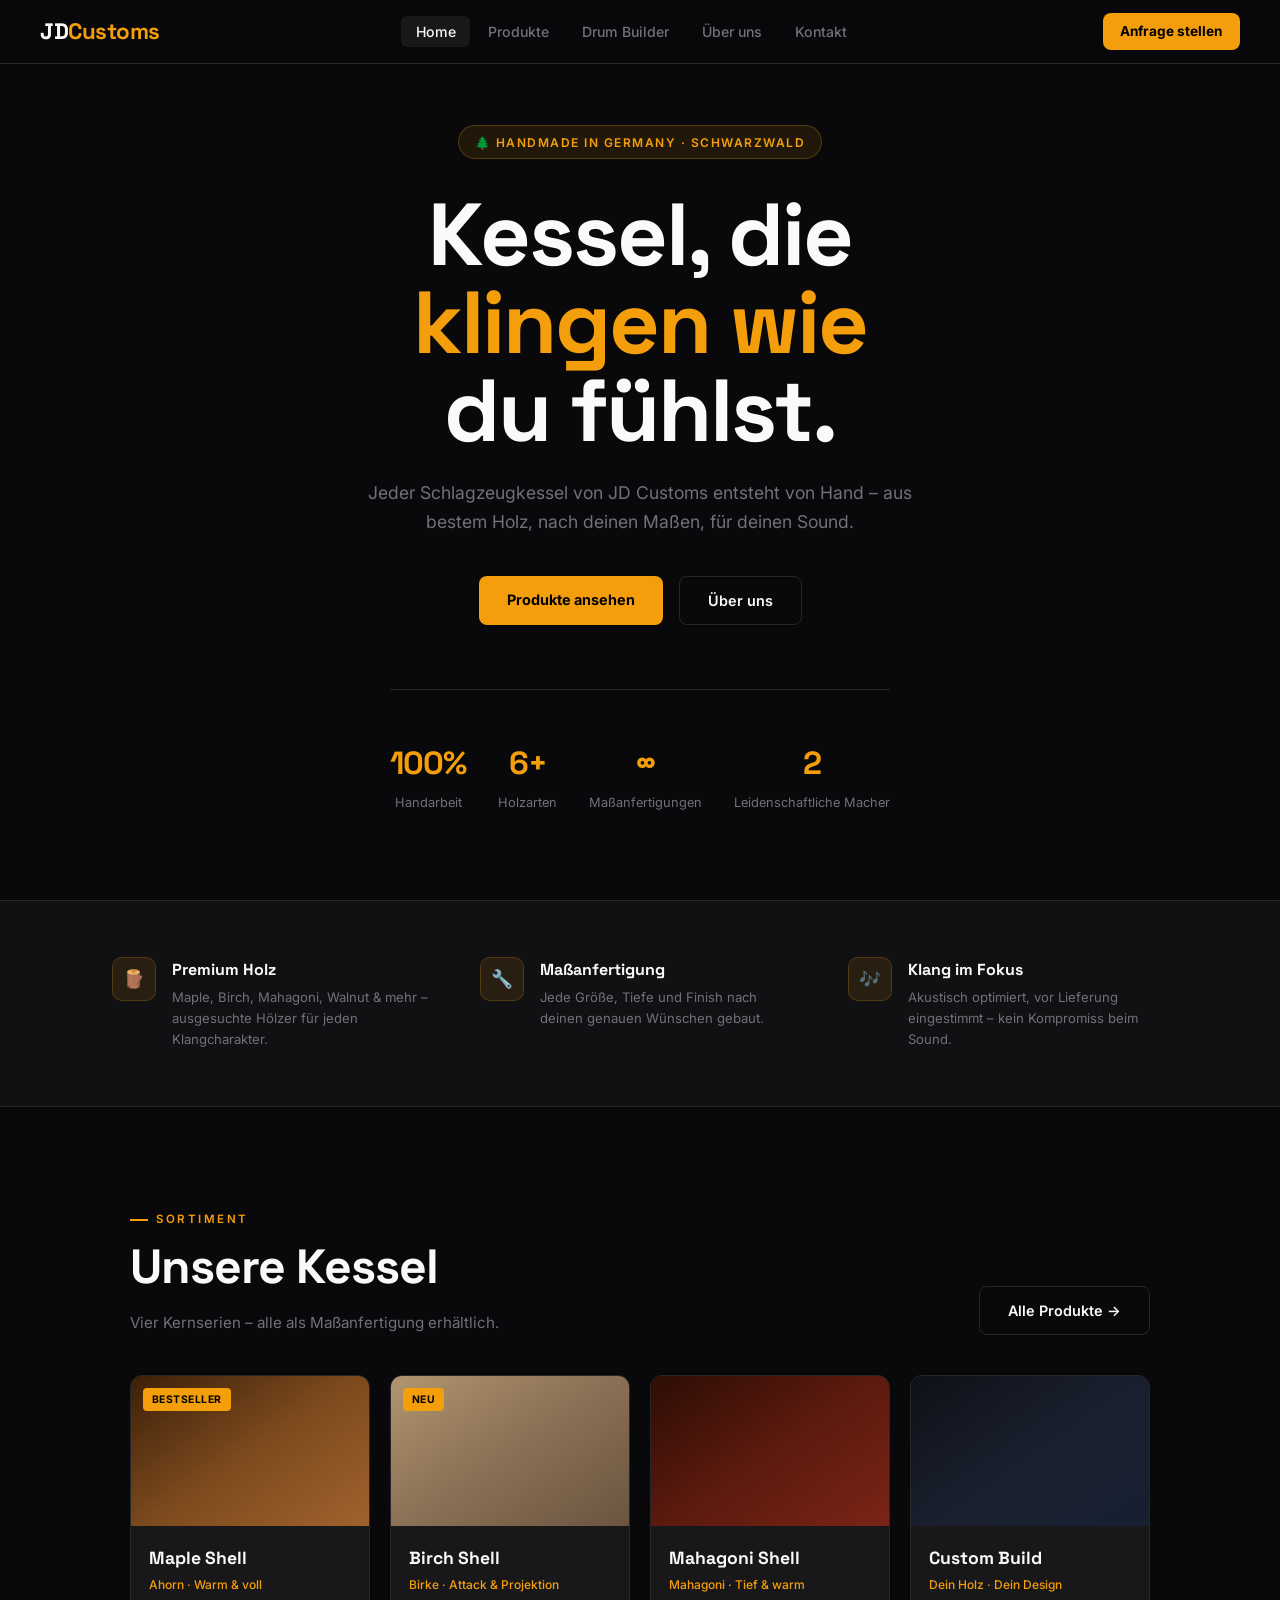
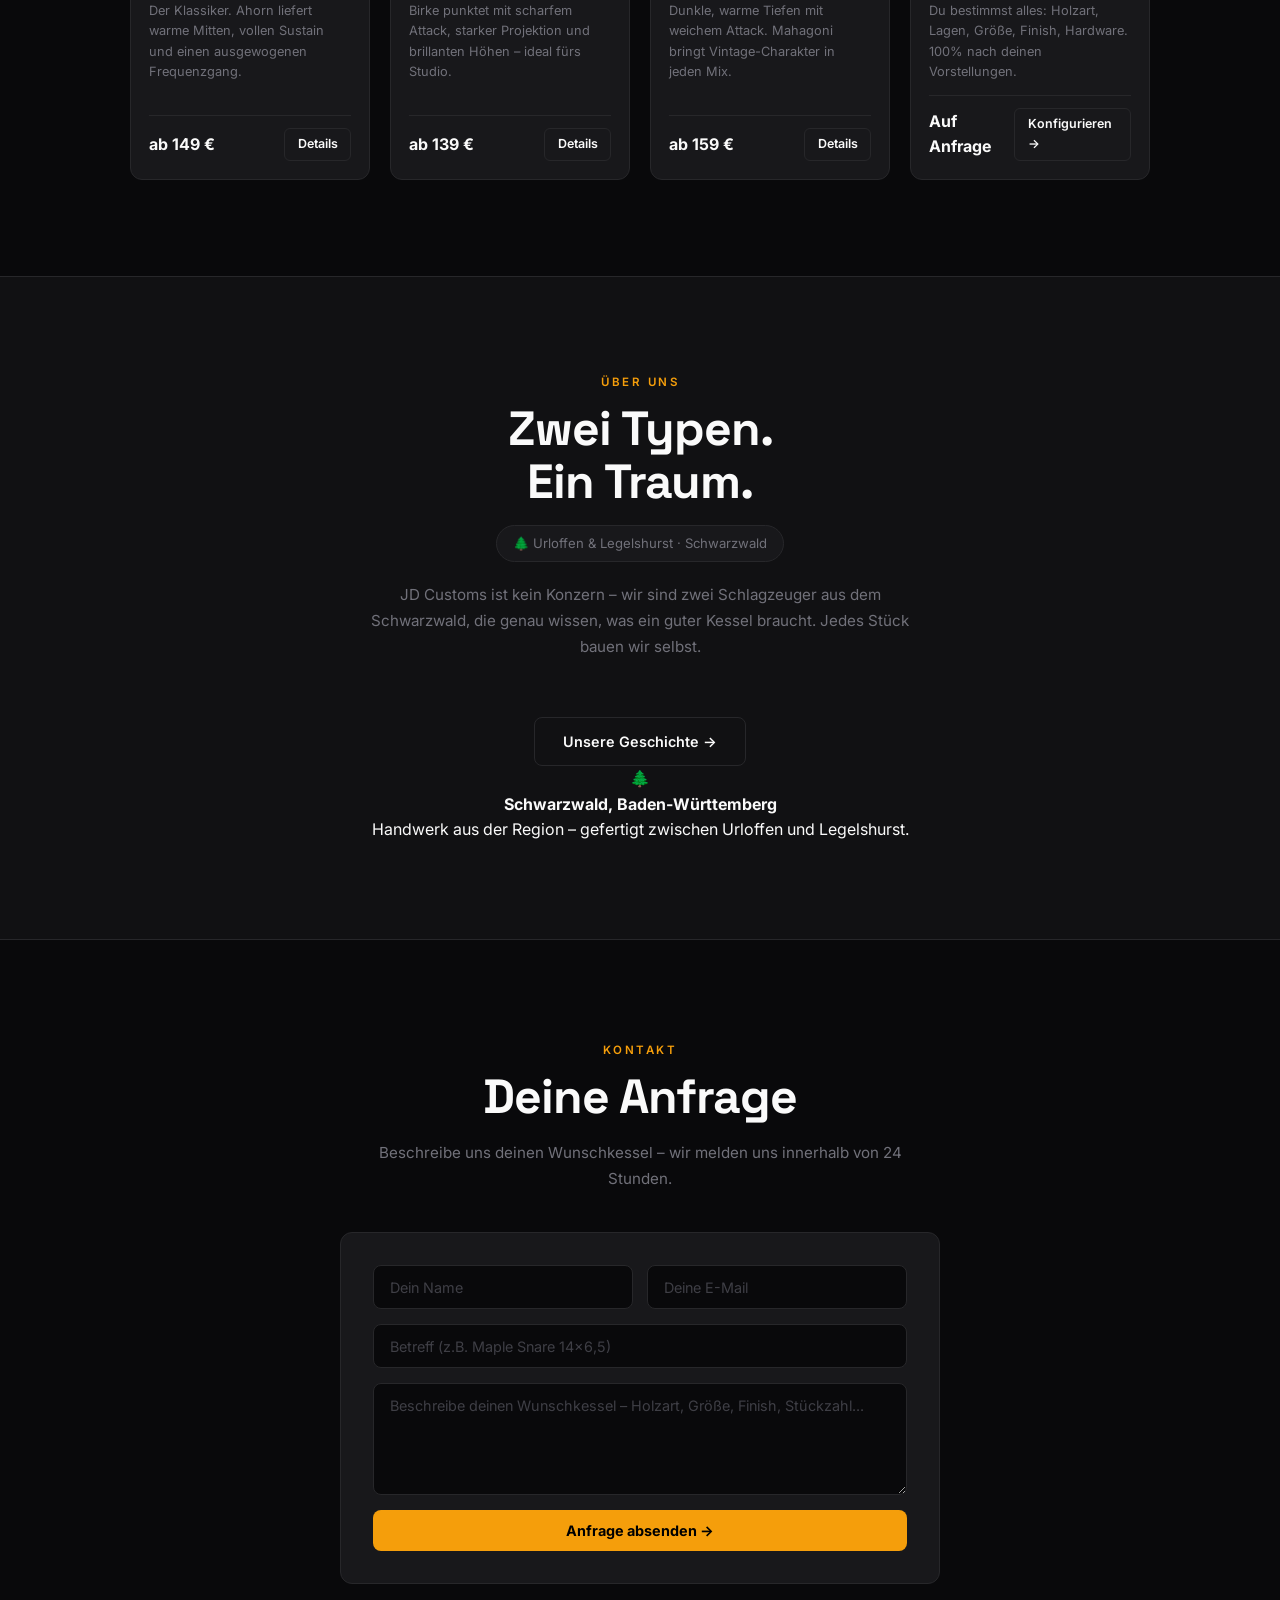
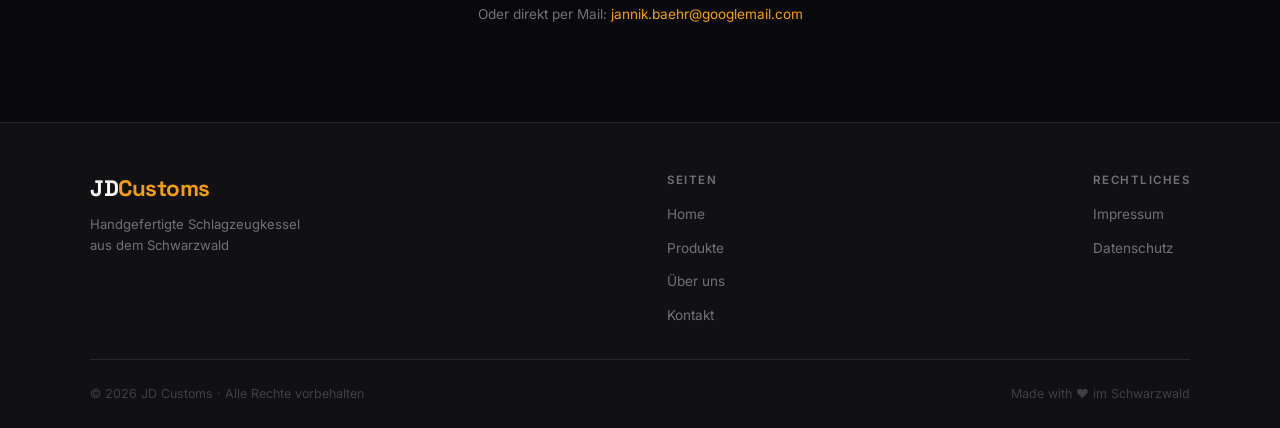
<file: index.html>
<!DOCTYPE html>
<html lang="de">
<head>
  <meta charset="UTF-8" />
  <meta name="viewport" content="width=device-width, initial-scale=1.0" />
  <title>JD Customs – Handgefertigte Schlagzeugkessel</title>
  <link rel="stylesheet" href="style.css" />
  <link href="https://fonts.googleapis.com/css2?family=Space+Grotesk:wght@400;500;600;700;800&family=Inter:wght@400;500;600&display=swap" rel="stylesheet" />
</head>
<body>

  <!-- NAVBAR -->
  <header>
    <nav class="navbar">
      <a href="index.html" class="logo">JD<span>Customs</span></a>
      <ul class="nav-links">
        <li><a href="index.html" class="active">Home</a></li>
        <li><a href="produkte.html">Produkte</a></li>
        <li><a href="builder.html">Drum Builder</a></li>
        <li><a href="ueber-uns.html">Über uns</a></li>
        <li><a href="#kontakt">Kontakt</a></li>
      </ul>
      <a href="#kontakt" class="btn-primary nav-cta">Anfrage stellen</a>
    </nav>
  </header>

  <!-- HERO -->
  <section id="home" class="hero">
    <div class="hero-tag">🌲 Handmade in Germany · Schwarzwald</div>
    <h1>Kessel, die<br /><em>klingen wie</em><br />du fühlst.</h1>
    <p>Jeder Schlagzeugkessel von JD Customs entsteht von Hand – aus bestem Holz, nach deinen Maßen, für deinen Sound.</p>
    <div class="hero-btns">
      <a href="produkte.html" class="btn-primary">Produkte ansehen</a>
      <a href="ueber-uns.html" class="btn-outline">Über uns</a>
    </div>
    <div class="hero-stats">
      <div class="hero-stat"><span class="num">100%</span><span class="lbl">Handarbeit</span></div>
      <div class="hero-stat"><span class="num">6+</span><span class="lbl">Holzarten</span></div>
      <div class="hero-stat"><span class="num">∞</span><span class="lbl">Maßanfertigungen</span></div>
      <div class="hero-stat"><span class="num">2</span><span class="lbl">Leidenschaftliche Macher</span></div>
    </div>
  </section>

  <!-- FEATURES -->
  <div class="features-strip">
    <div class="features-inner">
      <div class="feat">
        <div class="feat-icon">🪵</div>
        <div>
          <h3>Premium Holz</h3>
          <p>Maple, Birch, Mahagoni, Walnut & mehr – ausgesuchte Hölzer für jeden Klangcharakter.</p>
        </div>
      </div>
      <div class="feat">
        <div class="feat-icon">🔧</div>
        <div>
          <h3>Maßanfertigung</h3>
          <p>Jede Größe, Tiefe und Finish nach deinen genauen Wünschen gebaut.</p>
        </div>
      </div>
      <div class="feat">
        <div class="feat-icon">🎶</div>
        <div>
          <h3>Klang im Fokus</h3>
          <p>Akustisch optimiert, vor Lieferung eingestimmt – kein Kompromiss beim Sound.</p>
        </div>
      </div>
    </div>
  </div>

  <!-- PRODUKT TEASER -->
  <section class="teaser">
    <div class="teaser-header">
      <div>
        <div class="section-label">Sortiment</div>
        <h2 class="section-title">Unsere Kessel</h2>
        <p class="section-sub">Vier Kernserien – alle als Maßanfertigung erhältlich.</p>
      </div>
      <a href="produkte.html" class="btn-outline">Alle Produkte →</a>
    </div>
    <div class="produkte-grid">

      <div class="produkt-card">
        <div class="produkt-visual maple">
          <span class="produkt-badge">Bestseller</span>
        </div>
        <div class="produkt-body">
          <h3>Maple Shell</h3>
          <p class="produkt-holz">Ahorn · Warm & voll</p>
          <p class="produkt-info-text">Der Klassiker. Ahorn liefert warme Mitten, vollen Sustain und einen ausgewogenen Frequenzgang.</p>
          <div class="produkt-footer">
            <span class="produkt-preis">ab 149 €</span>
            <a href="produkte.html" class="btn-klein">Details</a>
          </div>
        </div>
      </div>

      <div class="produkt-card">
        <div class="produkt-visual birch">
          <span class="produkt-badge">Neu</span>
        </div>
        <div class="produkt-body">
          <h3>Birch Shell</h3>
          <p class="produkt-holz">Birke · Attack & Projektion</p>
          <p class="produkt-info-text">Birke punktet mit scharfem Attack, starker Projektion und brillanten Höhen – ideal fürs Studio.</p>
          <div class="produkt-footer">
            <span class="produkt-preis">ab 139 €</span>
            <a href="produkte.html" class="btn-klein">Details</a>
          </div>
        </div>
      </div>

      <div class="produkt-card">
        <div class="produkt-visual mahagoni"></div>
        <div class="produkt-body">
          <h3>Mahagoni Shell</h3>
          <p class="produkt-holz">Mahagoni · Tief & warm</p>
          <p class="produkt-info-text">Dunkle, warme Tiefen mit weichem Attack. Mahagoni bringt Vintage-Charakter in jeden Mix.</p>
          <div class="produkt-footer">
            <span class="produkt-preis">ab 159 €</span>
            <a href="produkte.html" class="btn-klein">Details</a>
          </div>
        </div>
      </div>

      <div class="produkt-card">
        <div class="produkt-visual custom"></div>
        <div class="produkt-body">
          <h3>Custom Build</h3>
          <p class="produkt-holz">Dein Holz · Dein Design</p>
          <p class="produkt-info-text">Du bestimmst alles: Holzart, Lagen, Größe, Finish, Hardware. 100% nach deinen Vorstellungen.</p>
          <div class="produkt-footer">
            <span class="produkt-preis">Auf Anfrage</span>
            <a href="builder.html" class="btn-klein">Konfigurieren →</a>
          </div>
        </div>
      </div>

    </div>
  </section>

  <!-- ÜBER UNS TEASER -->
  <div class="ueber-teaser">
    <div class="ueber-teaser-inner">
      <div class="ueber-teaser-text">
        <div class="section-label">Über uns</div>
        <h2 class="section-title">Zwei Typen.<br />Ein Traum.</h2>
        <div class="region-pill">🌲 Urloffen & Legelshurst · Schwarzwald</div>
        <p class="section-sub">JD Customs ist kein Konzern – wir sind zwei Schlagzeuger aus dem Schwarzwald, die genau wissen, was ein guter Kessel braucht. Jedes Stück bauen wir selbst.</p>
        <br />
        <a href="ueber-uns.html" class="btn-outline">Unsere Geschichte →</a>
      </div>
      <div class="map-card">
        <span class="map-emoji">🌲</span>
        <h4>Schwarzwald, Baden-Württemberg</h4>
        <p>Handwerk aus der Region – gefertigt zwischen Urloffen und Legelshurst.</p>
      </div>
    </div>
  </div>

  <!-- KONTAKT -->
  <section id="kontakt" class="kontakt-section">
    <div class="section-label">Kontakt</div>
    <h2 class="section-title">Deine Anfrage</h2>
    <p class="section-sub">Beschreibe uns deinen Wunschkessel – wir melden uns innerhalb von 24 Stunden.</p>

    <form class="kontakt-form" action="https://formspree.io/f/mnjlqaqv" method="POST">
      <div class="form-row">
        <input type="text" name="name" placeholder="Dein Name" required />
        <input type="email" name="email" placeholder="Deine E-Mail" required />
      </div>
      <input type="text" name="betreff" placeholder="Betreff (z.B. Maple Snare 14×6,5)" />
      <textarea name="nachricht" rows="5" placeholder="Beschreibe deinen Wunschkessel – Holzart, Größe, Finish, Stückzahl..." required></textarea>
      <button type="submit" class="btn-primary">Anfrage absenden →</button>
    </form>
    <p class="kontakt-alt">Oder direkt per Mail: <a href="mailto:jannik.baehr@googlemail.com">jannik.baehr@googlemail.com</a></p>
  </section>

  <!-- FOOTER -->
  <footer>
    <div class="footer-inner">
      <div class="footer-brand">
        <a href="index.html" class="logo">JD<span>Customs</span></a>
        <p>Handgefertigte Schlagzeugkessel<br />aus dem Schwarzwald</p>
      </div>
      <div class="footer-nav">
        <h4>Seiten</h4>
        <ul>
          <li><a href="index.html">Home</a></li>
          <li><a href="produkte.html">Produkte</a></li>
          <li><a href="ueber-uns.html">Über uns</a></li>
          <li><a href="#kontakt">Kontakt</a></li>
        </ul>
      </div>
      <div class="footer-nav">
        <h4>Rechtliches</h4>
        <ul>
          <li><a href="#">Impressum</a></li>
          <li><a href="#">Datenschutz</a></li>
        </ul>
      </div>
    </div>
    <div class="footer-bottom">
      <span>© 2026 JD Customs · Alle Rechte vorbehalten</span>
      <span>Made with ♥ im Schwarzwald</span>
    </div>
  </footer>

</body>
</html>
</file>
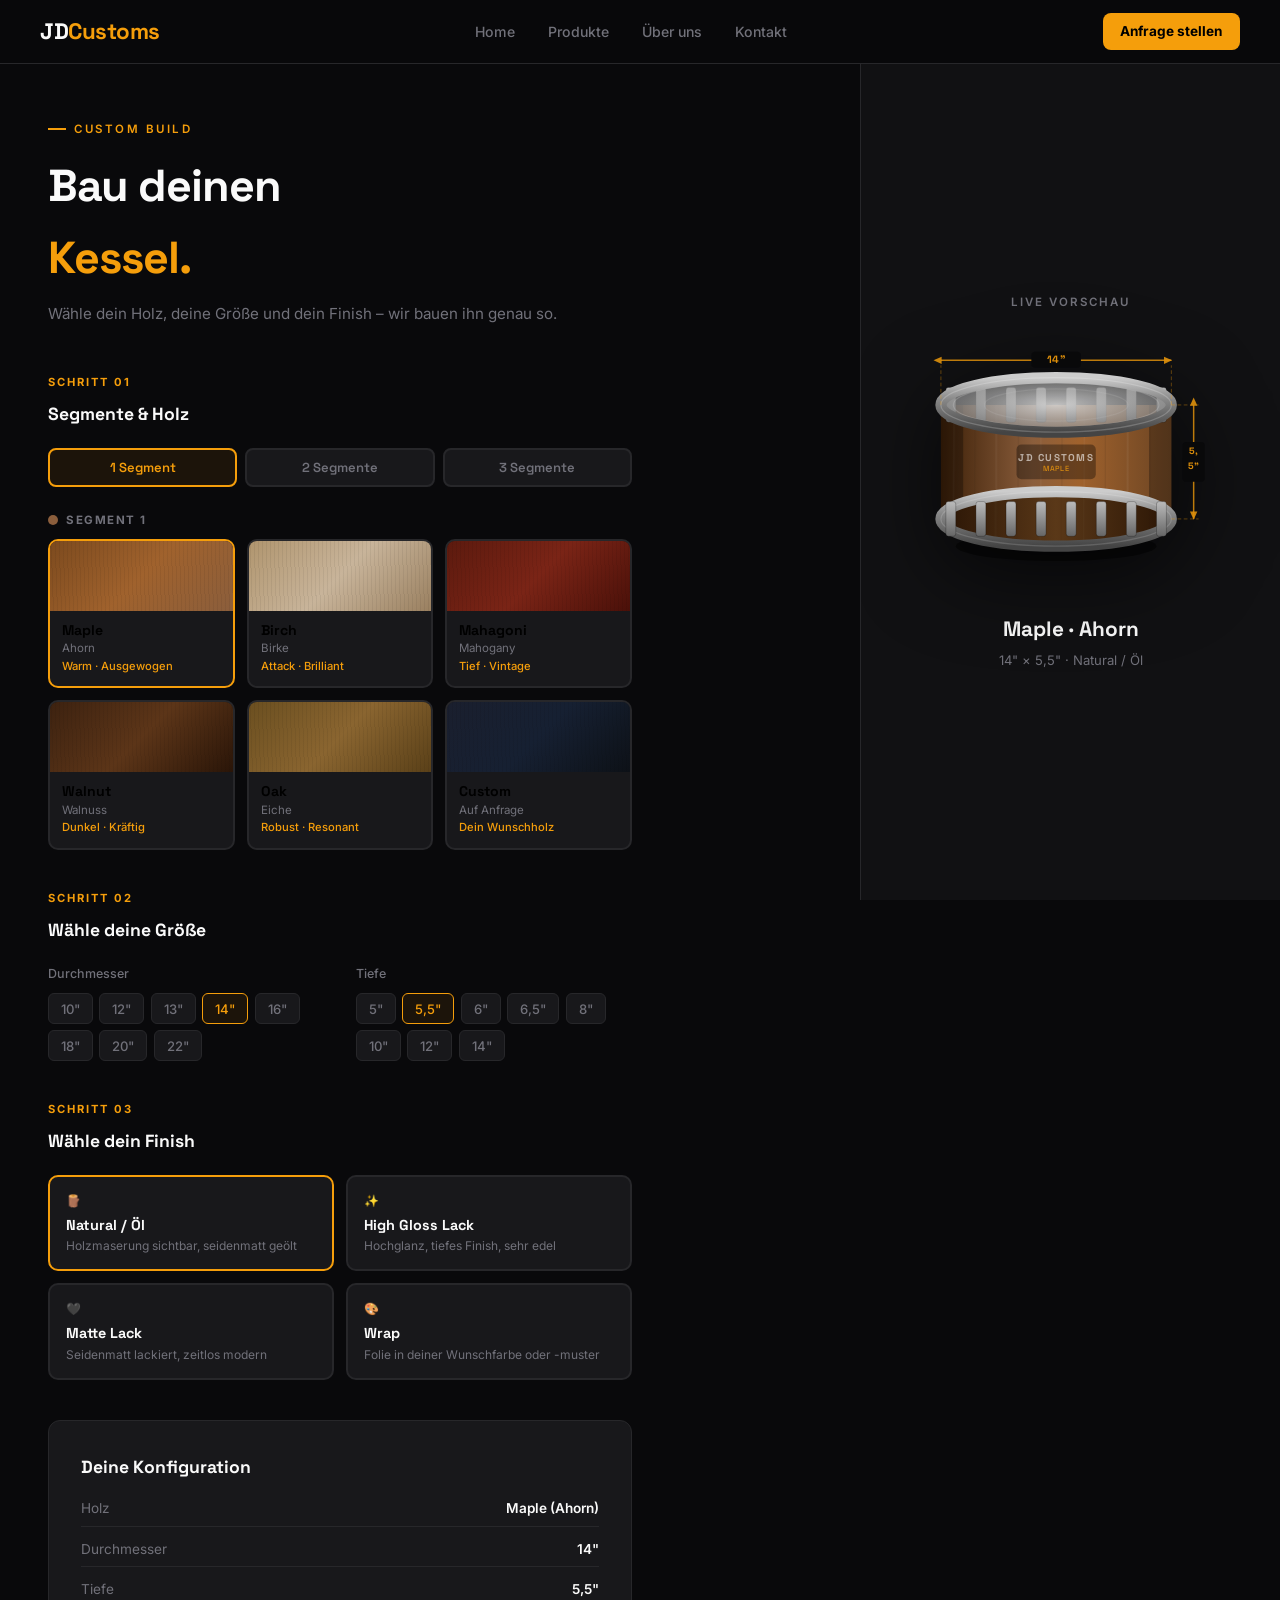
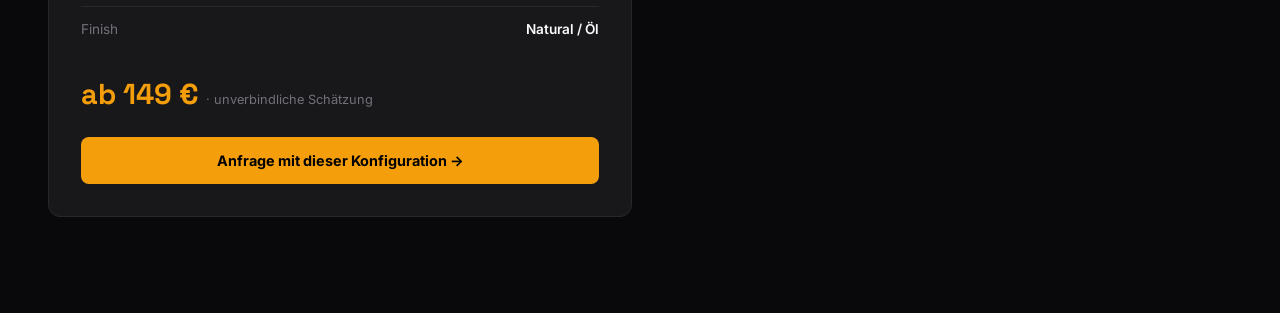
<file: builder.html>
<!DOCTYPE html>
<html lang="de">
<head>
  <meta charset="UTF-8" />
  <meta name="viewport" content="width=device-width, initial-scale=1.0" />
  <title>Drum Builder – JD Customs</title>
  <link rel="stylesheet" href="style.css" />
  <link href="https://fonts.googleapis.com/css2?family=Space+Grotesk:wght@400;500;600;700;800&family=Inter:wght@400;500;600&display=swap" rel="stylesheet" />
  <style>
    /* ── BUILDER LAYOUT ── */
    .builder-page {
      padding-top: 64px;
      min-height: 100vh;
      display: grid;
      grid-template-columns: 1fr 420px;
    }

    /* ── LEFT: CONFIG PANEL ── */
    .builder-config {
      padding: 3rem 3rem 6rem;
      max-width: 680px;
    }

    .builder-heading {
      margin-bottom: 3rem;
    }
    .builder-heading h1 {
      font-family: var(--font-h);
      font-size: clamp(2rem, 4vw, 2.8rem);
      font-weight: 800;
      letter-spacing: -1px;
      margin-bottom: 0.5rem;
    }
    .builder-heading p {
      color: var(--muted);
      font-size: 0.95rem;
    }

    .builder-step {
      margin-bottom: 2.5rem;
    }
    .step-label {
      font-size: 0.7rem;
      font-weight: 700;
      letter-spacing: 2px;
      text-transform: uppercase;
      color: var(--gold);
      margin-bottom: 0.5rem;
      display: block;
    }
    .step-title {
      font-family: var(--font-h);
      font-size: 1.1rem;
      font-weight: 700;
      margin-bottom: 1.25rem;
    }

    /* ── SEGMENT TOGGLE ── */
    .seg-toggle {
      display: flex;
      gap: 0.5rem;
      margin-bottom: 1.5rem;
    }
    .seg-btn {
      flex: 1;
      background: var(--card);
      border: 2px solid var(--border);
      color: var(--muted);
      padding: 0.55rem 0.5rem;
      border-radius: 8px;
      font-size: 0.82rem;
      font-weight: 600;
      cursor: pointer;
      transition: all 0.15s;
      font-family: var(--font-h);
    }
    .seg-btn:hover { border-color: var(--subtle); color: var(--white); }
    .seg-btn.selected { border-color: var(--gold); color: var(--gold); background: rgba(245,158,11,0.08); }

    .seg-section { margin-bottom: 1.25rem; }
    .seg-section.hidden { display: none; }
    .seg-section-label {
      font-size: 0.72rem;
      font-weight: 700;
      letter-spacing: 1.5px;
      text-transform: uppercase;
      color: var(--muted);
      margin-bottom: 0.6rem;
      display: flex;
      align-items: center;
      gap: 0.5rem;
    }
    .seg-color-dot {
      width: 10px; height: 10px;
      border-radius: 50%;
      flex-shrink: 0;
    }

    /* ── WOOD SELECTOR ── */
    .wood-grid {
      display: grid;
      grid-template-columns: repeat(3, 1fr);
      gap: 0.75rem;
    }

    .wood-btn {
      background: var(--card);
      border: 2px solid var(--border);
      border-radius: 10px;
      padding: 0;
      cursor: pointer;
      transition: border-color 0.15s, transform 0.1s;
      overflow: hidden;
      text-align: left;
      font-family: var(--font-b);
    }
    .wood-btn:hover { border-color: var(--subtle); transform: translateY(-1px); }
    .wood-btn.selected { border-color: var(--gold); }

    .wood-swatch {
      height: 70px;
      width: 100%;
      position: relative;
    }
    .wood-swatch::after {
      content: '';
      position: absolute;
      inset: 0;
      background: repeating-linear-gradient(
        88deg,
        transparent,
        transparent 3px,
        rgba(0,0,0,0.06) 3px,
        rgba(0,0,0,0.06) 4px
      );
    }
    .swatch-maple    { background: linear-gradient(135deg, #7c4a1e, #a0622d, #8B5E3C); }
    .swatch-birch    { background: linear-gradient(135deg, #b0956e, #c8b49a, #9a8060); }
    .swatch-mahagoni { background: linear-gradient(135deg, #5c1a0e, #7a2416, #4a1009); }
    .swatch-walnut   { background: linear-gradient(135deg, #3d2210, #5c3518, #2a1508); }
    .swatch-oak      { background: linear-gradient(135deg, #6b4f20, #8a6530, #5a4018); }
    .swatch-custom   { background: linear-gradient(135deg, #1a1f2e, #162032, #0d1117); }

    .wood-info { padding: 0.65rem 0.75rem; }
    .wood-info strong {
      display: block;
      font-size: 0.88rem;
      font-weight: 700;
      font-family: var(--font-h);
      margin-bottom: 0.15rem;
    }
    .wood-info span {
      font-size: 0.72rem;
      color: var(--muted);
      display: block;
      margin-bottom: 0.2rem;
    }
    .wood-info .wood-char {
      font-size: 0.7rem;
      color: var(--gold);
      font-weight: 500;
    }

    /* ── SIZE SELECTOR ── */
    .size-row {
      display: flex;
      gap: 2rem;
      flex-wrap: wrap;
    }
    .size-group { flex: 1; min-width: 180px; }
    .size-group label {
      display: block;
      font-size: 0.78rem;
      color: var(--muted);
      margin-bottom: 0.6rem;
      font-weight: 500;
    }
    .size-options {
      display: flex;
      flex-wrap: wrap;
      gap: 0.4rem;
    }
    .size-btn {
      background: var(--card);
      border: 1px solid var(--border);
      color: var(--muted);
      padding: 0.4rem 0.75rem;
      border-radius: 6px;
      font-size: 0.82rem;
      font-weight: 500;
      cursor: pointer;
      transition: all 0.15s;
      font-family: var(--font-b);
    }
    .size-btn:hover { border-color: var(--subtle); color: var(--white); }
    .size-btn.selected { border-color: var(--gold); color: var(--gold); background: rgba(245,158,11,0.08); }

    /* ── FINISH SELECTOR ── */
    .finish-grid {
      display: grid;
      grid-template-columns: repeat(2, 1fr);
      gap: 0.75rem;
    }
    .finish-btn {
      background: var(--card);
      border: 2px solid var(--border);
      border-radius: 10px;
      padding: 1rem;
      cursor: pointer;
      text-align: left;
      font-family: var(--font-b);
      transition: border-color 0.15s;
    }
    .finish-btn:hover { border-color: var(--subtle); }
    .finish-btn.selected { border-color: var(--gold); }
    .finish-icon { font-size: 1.3rem; margin-bottom: 0.5rem; display: block; }
    .finish-btn strong {
      display: block;
      font-size: 0.9rem;
      font-weight: 700;
      font-family: var(--font-h);
      color: var(--white);
      margin-bottom: 0.2rem;
    }
    .finish-btn span {
      font-size: 0.75rem;
      color: var(--muted);
    }

    /* ── CTA ── */
    .builder-cta {
      background: var(--card);
      border: 1px solid var(--border);
      border-radius: 12px;
      padding: 2rem;
      margin-top: 1rem;
    }
    .builder-cta h3 {
      font-family: var(--font-h);
      font-size: 1.1rem;
      font-weight: 700;
      margin-bottom: 0.75rem;
    }
    .config-summary {
      display: flex;
      flex-direction: column;
      gap: 0.4rem;
      margin-bottom: 1.5rem;
    }
    .config-line {
      display: flex;
      justify-content: space-between;
      font-size: 0.85rem;
      padding: 0.35rem 0;
      border-bottom: 1px solid var(--border);
    }
    .config-line:last-child { border-bottom: none; }
    .config-line .key { color: var(--muted); }
    .config-line .val { font-weight: 600; color: var(--white); }
    .config-price {
      font-family: var(--font-h);
      font-size: 1.8rem;
      font-weight: 800;
      color: var(--gold);
      margin-bottom: 1.25rem;
    }
    .config-price small {
      font-size: 0.8rem;
      color: var(--muted);
      font-family: var(--font-b);
      font-weight: 400;
    }

    /* ── RIGHT: PREVIEW PANEL ── */
    .builder-preview {
      position: sticky;
      top: 64px;
      height: calc(100vh - 64px);
      background: var(--surface);
      border-left: 1px solid var(--border);
      display: flex;
      flex-direction: column;
      align-items: center;
      justify-content: center;
      padding: 2rem;
      overflow: hidden;
    }

    .preview-label {
      font-size: 0.72rem;
      font-weight: 600;
      letter-spacing: 2px;
      text-transform: uppercase;
      color: var(--muted);
      margin-bottom: 2rem;
    }

    #drumSvg {
      width: 100%;
      max-width: 280px;
      filter: drop-shadow(0 20px 40px rgba(0,0,0,0.6));
      transition: all 0.4s ease;
    }

    .preview-info {
      margin-top: 2rem;
      text-align: center;
    }
    .preview-wood-name {
      font-family: var(--font-h);
      font-size: 1.3rem;
      font-weight: 800;
      margin-bottom: 0.25rem;
      transition: color 0.3s;
    }
    .preview-size-label {
      font-size: 0.82rem;
      color: var(--muted);
    }

    /* ── RESPONSIVE ── */
    @media (max-width: 960px) {
      .builder-page {
        grid-template-columns: 1fr;
      }
      .builder-preview {
        position: relative;
        top: 0;
        height: auto;
        padding: 3rem 2rem;
        border-left: none;
        border-bottom: 1px solid var(--border);
      }
      #drumSvg { max-width: 200px; }
      .builder-config { padding: 2rem 1.5rem 4rem; max-width: 100%; }
      .wood-grid { grid-template-columns: repeat(3, 1fr); }
    }
    @media (max-width: 480px) {
      .wood-grid { grid-template-columns: repeat(2, 1fr); }
      .finish-grid { grid-template-columns: 1fr; }
    }
  </style>
</head>
<body>

  <!-- NAVBAR -->
  <header>
    <nav class="navbar">
      <a href="index.html" class="logo">JD<span>Customs</span></a>
      <ul class="nav-links">
        <li><a href="index.html">Home</a></li>
        <li><a href="produkte.html">Produkte</a></li>
        <li><a href="ueber-uns.html">Über uns</a></li>
        <li><a href="index.html#kontakt">Kontakt</a></li>
      </ul>
      <a href="index.html#kontakt" class="btn-primary nav-cta">Anfrage stellen</a>
    </nav>
  </header>

  <div class="builder-page">

    <!-- LEFT: KONFIGURATION -->
    <div class="builder-config">
      <div class="builder-heading">
        <div class="section-label">Custom Build</div>
        <h1>Bau deinen<br /><span style="color:var(--gold)">Kessel.</span></h1>
        <p>Wähle dein Holz, deine Größe und dein Finish – wir bauen ihn genau so.</p>
      </div>

      <!-- STEP 1: SEGMENTE & HOLZ -->
      <div class="builder-step">
        <span class="step-label">Schritt 01</span>
        <div class="step-title">Segmente & Holz</div>

        <!-- Segment count -->
        <div class="seg-toggle">
          <button class="seg-btn selected" onclick="selectSegments(this, 1)">1 Segment</button>
          <button class="seg-btn"          onclick="selectSegments(this, 2)">2 Segmente</button>
          <button class="seg-btn"          onclick="selectSegments(this, 3)">3 Segmente</button>
        </div>

        <!-- Segment 1 -->
        <div class="seg-section" id="seg1Section">
          <div class="seg-section-label">
            <span class="seg-color-dot" id="dot1" style="background:#8B5E3C"></span>
            Segment 1
          </div>
          <div class="wood-grid" id="woodGrid1">
            <button class="wood-btn selected" onclick="selectWood(this,1,'maple')"    data-wood="maple">   <div class="wood-swatch swatch-maple"></div>   <div class="wood-info"><strong>Maple</strong>   <span>Ahorn</span>     <span class="wood-char">Warm · Ausgewogen</span></div></button>
            <button class="wood-btn"          onclick="selectWood(this,1,'birch')"    data-wood="birch">   <div class="wood-swatch swatch-birch"></div>   <div class="wood-info"><strong>Birch</strong>   <span>Birke</span>     <span class="wood-char">Attack · Brilliant</span></div></button>
            <button class="wood-btn"          onclick="selectWood(this,1,'mahagoni')" data-wood="mahagoni"><div class="wood-swatch swatch-mahagoni"></div><div class="wood-info"><strong>Mahagoni</strong><span>Mahogany</span>  <span class="wood-char">Tief · Vintage</span></div></button>
            <button class="wood-btn"          onclick="selectWood(this,1,'walnut')"   data-wood="walnut">  <div class="wood-swatch swatch-walnut"></div>  <div class="wood-info"><strong>Walnut</strong>  <span>Walnuss</span>   <span class="wood-char">Dunkel · Kräftig</span></div></button>
            <button class="wood-btn"          onclick="selectWood(this,1,'oak')"      data-wood="oak">     <div class="wood-swatch swatch-oak"></div>     <div class="wood-info"><strong>Oak</strong>     <span>Eiche</span>     <span class="wood-char">Robust · Resonant</span></div></button>
            <button class="wood-btn"          onclick="selectWood(this,1,'custom')"   data-wood="custom">  <div class="wood-swatch swatch-custom"></div>  <div class="wood-info"><strong>Custom</strong>  <span>Auf Anfrage</span><span class="wood-char">Dein Wunschholz</span></div></button>
          </div>
        </div>

        <!-- Segment 2 -->
        <div class="seg-section hidden" id="seg2Section">
          <div class="seg-section-label">
            <span class="seg-color-dot" id="dot2" style="background:#5c1a0e"></span>
            Segment 2
          </div>
          <div class="wood-grid" id="woodGrid2">
            <button class="wood-btn"          onclick="selectWood(this,2,'maple')"    data-wood="maple">   <div class="wood-swatch swatch-maple"></div>   <div class="wood-info"><strong>Maple</strong>   <span>Ahorn</span>     <span class="wood-char">Warm · Ausgewogen</span></div></button>
            <button class="wood-btn"          onclick="selectWood(this,2,'birch')"    data-wood="birch">   <div class="wood-swatch swatch-birch"></div>   <div class="wood-info"><strong>Birch</strong>   <span>Birke</span>     <span class="wood-char">Attack · Brilliant</span></div></button>
            <button class="wood-btn selected" onclick="selectWood(this,2,'mahagoni')" data-wood="mahagoni"><div class="wood-swatch swatch-mahagoni"></div><div class="wood-info"><strong>Mahagoni</strong><span>Mahogany</span>  <span class="wood-char">Tief · Vintage</span></div></button>
            <button class="wood-btn"          onclick="selectWood(this,2,'walnut')"   data-wood="walnut">  <div class="wood-swatch swatch-walnut"></div>  <div class="wood-info"><strong>Walnut</strong>  <span>Walnuss</span>   <span class="wood-char">Dunkel · Kräftig</span></div></button>
            <button class="wood-btn"          onclick="selectWood(this,2,'oak')"      data-wood="oak">     <div class="wood-swatch swatch-oak"></div>     <div class="wood-info"><strong>Oak</strong>     <span>Eiche</span>     <span class="wood-char">Robust · Resonant</span></div></button>
            <button class="wood-btn"          onclick="selectWood(this,2,'custom')"   data-wood="custom">  <div class="wood-swatch swatch-custom"></div>  <div class="wood-info"><strong>Custom</strong>  <span>Auf Anfrage</span><span class="wood-char">Dein Wunschholz</span></div></button>
          </div>
        </div>

        <!-- Segment 3 -->
        <div class="seg-section hidden" id="seg3Section">
          <div class="seg-section-label">
            <span class="seg-color-dot" id="dot3" style="background:#3d2210"></span>
            Segment 3
          </div>
          <div class="wood-grid" id="woodGrid3">
            <button class="wood-btn"          onclick="selectWood(this,3,'maple')"    data-wood="maple">   <div class="wood-swatch swatch-maple"></div>   <div class="wood-info"><strong>Maple</strong>   <span>Ahorn</span>     <span class="wood-char">Warm · Ausgewogen</span></div></button>
            <button class="wood-btn"          onclick="selectWood(this,3,'birch')"    data-wood="birch">   <div class="wood-swatch swatch-birch"></div>   <div class="wood-info"><strong>Birch</strong>   <span>Birke</span>     <span class="wood-char">Attack · Brilliant</span></div></button>
            <button class="wood-btn"          onclick="selectWood(this,3,'mahagoni')" data-wood="mahagoni"><div class="wood-swatch swatch-mahagoni"></div><div class="wood-info"><strong>Mahagoni</strong><span>Mahogany</span>  <span class="wood-char">Tief · Vintage</span></div></button>
            <button class="wood-btn selected" onclick="selectWood(this,3,'walnut')"   data-wood="walnut">  <div class="wood-swatch swatch-walnut"></div>  <div class="wood-info"><strong>Walnut</strong>  <span>Walnuss</span>   <span class="wood-char">Dunkel · Kräftig</span></div></button>
            <button class="wood-btn"          onclick="selectWood(this,3,'oak')"      data-wood="oak">     <div class="wood-swatch swatch-oak"></div>     <div class="wood-info"><strong>Oak</strong>     <span>Eiche</span>     <span class="wood-char">Robust · Resonant</span></div></button>
            <button class="wood-btn"          onclick="selectWood(this,3,'custom')"   data-wood="custom">  <div class="wood-swatch swatch-custom"></div>  <div class="wood-info"><strong>Custom</strong>  <span>Auf Anfrage</span><span class="wood-char">Dein Wunschholz</span></div></button>
          </div>
        </div>

      </div>

      <!-- STEP 2: GRÖSSE -->
      <div class="builder-step">
        <span class="step-label">Schritt 02</span>
        <div class="step-title">Wähle deine Größe</div>
        <div class="size-row">
          <div class="size-group">
            <label>Durchmesser</label>
            <div class="size-options" id="diameterOptions">
              <button class="size-btn" onclick="selectSize(this, 'diameter')" data-val='10"'>10"</button>
              <button class="size-btn" onclick="selectSize(this, 'diameter')" data-val='12"'>12"</button>
              <button class="size-btn" onclick="selectSize(this, 'diameter')" data-val='13"'>13"</button>
              <button class="size-btn selected" onclick="selectSize(this, 'diameter')" data-val='14"'>14"</button>
              <button class="size-btn" onclick="selectSize(this, 'diameter')" data-val='16"'>16"</button>
              <button class="size-btn" onclick="selectSize(this, 'diameter')" data-val='18"'>18"</button>
              <button class="size-btn" onclick="selectSize(this, 'diameter')" data-val='20"'>20"</button>
              <button class="size-btn" onclick="selectSize(this, 'diameter')" data-val='22"'>22"</button>
            </div>
          </div>
          <div class="size-group">
            <label>Tiefe</label>
            <div class="size-options" id="depthOptions">
              <button class="size-btn" onclick="selectSize(this, 'depth')" data-val='5"'>5"</button>
              <button class="size-btn selected" onclick="selectSize(this, 'depth')" data-val='5,5"'>5,5"</button>
              <button class="size-btn" onclick="selectSize(this, 'depth')" data-val='6"'>6"</button>
              <button class="size-btn" onclick="selectSize(this, 'depth')" data-val='6,5"'>6,5"</button>
              <button class="size-btn" onclick="selectSize(this, 'depth')" data-val='8"'>8"</button>
              <button class="size-btn" onclick="selectSize(this, 'depth')" data-val='10"'>10"</button>
              <button class="size-btn" onclick="selectSize(this, 'depth')" data-val='12"'>12"</button>
              <button class="size-btn" onclick="selectSize(this, 'depth')" data-val='14"'>14"</button>
            </div>
          </div>
        </div>
      </div>

      <!-- STEP 3: FINISH -->
      <div class="builder-step">
        <span class="step-label">Schritt 03</span>
        <div class="step-title">Wähle dein Finish</div>
        <div class="finish-grid">

          <button class="finish-btn selected" onclick="selectFinish(this, 'natural')" data-finish="natural">
            <span class="finish-icon">🪵</span>
            <strong>Natural / Öl</strong>
            <span>Holzmaserung sichtbar, seidenmatt geölt</span>
          </button>

          <button class="finish-btn" onclick="selectFinish(this, 'gloss')" data-finish="gloss">
            <span class="finish-icon">✨</span>
            <strong>High Gloss Lack</strong>
            <span>Hochglanz, tiefes Finish, sehr edel</span>
          </button>

          <button class="finish-btn" onclick="selectFinish(this, 'matte')" data-finish="matte">
            <span class="finish-icon">🖤</span>
            <strong>Matte Lack</strong>
            <span>Seidenmatt lackiert, zeitlos modern</span>
          </button>

          <button class="finish-btn" onclick="selectFinish(this, 'wrap')" data-finish="wrap">
            <span class="finish-icon">🎨</span>
            <strong>Wrap</strong>
            <span>Folie in deiner Wunschfarbe oder -muster</span>
          </button>

        </div>
      </div>

      <!-- ZUSAMMENFASSUNG & CTA -->
      <div class="builder-cta">
        <h3>Deine Konfiguration</h3>
        <div class="config-summary">
          <div class="config-line">
            <span class="key">Holz</span>
            <span class="val" id="sumWood">Maple (Ahorn)</span>
          </div>
          <div class="config-line">
            <span class="key">Durchmesser</span>
            <span class="val" id="sumDiameter">14"</span>
          </div>
          <div class="config-line">
            <span class="key">Tiefe</span>
            <span class="val" id="sumDepth">5,5"</span>
          </div>
          <div class="config-line">
            <span class="key">Finish</span>
            <span class="val" id="sumFinish">Natural / Öl</span>
          </div>
        </div>
        <div class="config-price" id="configPrice">ab 149 € <small>· unverbindliche Schätzung</small></div>
        <a id="ctaLink" href="index.html#kontakt" class="btn-primary" style="width:100%; text-align:center; display:block;">
          Anfrage mit dieser Konfiguration →
        </a>
      </div>
    </div>

    <!-- RIGHT: LIVE PREVIEW -->
    <div class="builder-preview">
      <div class="preview-label">Live Vorschau</div>

      <svg id="drumSvg" viewBox="0 0 240 360" xmlns="http://www.w3.org/2000/svg">
        <defs>
          <pattern id="grain" patternUnits="userSpaceOnUse" width="240" height="360">
            <line x1="20"  y1="0" x2="18"  y2="360" stroke="rgba(0,0,0,0.07)"        stroke-width="1.5"/>
            <line x1="38"  y1="0" x2="36"  y2="360" stroke="rgba(255,255,255,0.05)"  stroke-width="1"/>
            <line x1="55"  y1="0" x2="53"  y2="360" stroke="rgba(0,0,0,0.06)"        stroke-width="1"/>
            <line x1="72"  y1="0" x2="71"  y2="360" stroke="rgba(255,255,255,0.04)"  stroke-width="1.5"/>
            <line x1="90"  y1="0" x2="88"  y2="360" stroke="rgba(0,0,0,0.08)"        stroke-width="1"/>
            <line x1="108" y1="0" x2="107" y2="360" stroke="rgba(255,255,255,0.05)"  stroke-width="0.8"/>
            <line x1="125" y1="0" x2="124" y2="360" stroke="rgba(0,0,0,0.06)"        stroke-width="1.2"/>
            <line x1="143" y1="0" x2="142" y2="360" stroke="rgba(255,255,255,0.04)"  stroke-width="1"/>
            <line x1="160" y1="0" x2="159" y2="360" stroke="rgba(0,0,0,0.07)"        stroke-width="1"/>
            <line x1="178" y1="0" x2="177" y2="360" stroke="rgba(255,255,255,0.05)"  stroke-width="1.5"/>
            <line x1="196" y1="0" x2="195" y2="360" stroke="rgba(0,0,0,0.06)"        stroke-width="1"/>
            <line x1="214" y1="0" x2="213" y2="360" stroke="rgba(255,255,255,0.04)"  stroke-width="0.8"/>
          </pattern>

          <linearGradient id="bodyGrad" x1="0%" y1="0%" x2="100%" y2="0%">
            <stop offset="0%"   stop-color="#3d2008" id="g1"/>
            <stop offset="40%"  stop-color="#8B5E3C" id="g2"/>
            <stop offset="60%"  stop-color="#a0622d" id="g3"/>
            <stop offset="100%" stop-color="#6B4423" id="g4"/>
          </linearGradient>
          <linearGradient id="bodyGrad2" x1="0%" y1="0%" x2="100%" y2="0%">
            <stop offset="0%"   stop-color="#2d0d05" id="g1b"/>
            <stop offset="40%"  stop-color="#6a1e10" id="g2b"/>
            <stop offset="60%"  stop-color="#7a2416" id="g3b"/>
            <stop offset="100%" stop-color="#4a1009" id="g4b"/>
          </linearGradient>
          <linearGradient id="bodyGrad3" x1="0%" y1="0%" x2="100%" y2="0%">
            <stop offset="0%"   stop-color="#1a0f05" id="g1c"/>
            <stop offset="40%"  stop-color="#4a2810" id="g2c"/>
            <stop offset="60%"  stop-color="#5c3518" id="g3c"/>
            <stop offset="100%" stop-color="#3a2008" id="g4c"/>
          </linearGradient>

          <radialGradient id="topGrad" cx="50%" cy="50%" r="50%">
            <stop offset="0%"   stop-color="#d4d4d4" stop-opacity="0.9"/>
            <stop offset="100%" stop-color="#888888" stop-opacity="0.7"/>
          </radialGradient>

          <linearGradient id="botGrad" x1="0%" y1="0%" x2="100%" y2="0%">
            <stop offset="0%"   stop-color="#2a1505" id="b1"/>
            <stop offset="50%"  stop-color="#5c3010" id="b2"/>
            <stop offset="100%" stop-color="#2a1505" id="b3"/>
          </linearGradient>

          <linearGradient id="hoopGrad" x1="0%" y1="0%" x2="0%" y2="100%">
            <stop offset="0%"   stop-color="#cccccc"/>
            <stop offset="40%"  stop-color="#888888"/>
            <stop offset="100%" stop-color="#444444"/>
          </linearGradient>

          <linearGradient id="lugGrad" x1="0%" y1="0%" x2="0%" y2="100%">
            <stop offset="0%"   stop-color="#bbbbbb"/>
            <stop offset="100%" stop-color="#666666"/>
          </linearGradient>

          <linearGradient id="glossOver" x1="0%" y1="0%" x2="100%" y2="100%">
            <stop offset="0%"   stop-color="white" stop-opacity="0.18"/>
            <stop offset="40%"  stop-color="white" stop-opacity="0.04"/>
            <stop offset="100%" stop-color="white" stop-opacity="0.0"/>
          </linearGradient>

          <!-- Arrowhead markers for dimension lines -->
          <marker id="arrowEnd" markerWidth="6" markerHeight="6" refX="5" refY="3" orient="auto">
            <path d="M0,0.5 L0,5.5 L5.5,3 z" fill="rgba(245,158,11,0.9)"/>
          </marker>
          <marker id="arrowStart" markerWidth="6" markerHeight="6" refX="0.5" refY="3" orient="auto-start-reverse">
            <path d="M0,0.5 L0,5.5 L5.5,3 z" fill="rgba(245,158,11,0.9)"/>
          </marker>
        </defs>

        <!-- DROP SHADOW -->
        <ellipse id="dropShadow" cx="120" cy="330" rx="90" ry="12" fill="rgba(0,0,0,0.5)"/>

        <!-- DRUM BODY: built dynamically per segment -->
        <g id="segmentsGroup"></g>

        <!-- SIDE SHADOWS (always on top of body) -->
        <rect id="shadowLeft"  x="15"  y="50" width="18" height="220" fill="rgba(0,0,0,0.3)"/>
        <rect id="shadowRight" x="207" y="50" width="18" height="220" fill="rgba(0,0,0,0.25)"/>

        <!-- BOTTOM GROUP (translates with depth) -->
        <g id="bottomGroup">
          <ellipse id="bottomFill"   cx="120" cy="270" rx="105" ry="22" fill="url(#botGrad)"/>
          <ellipse id="bottomGrain"  cx="120" cy="270" rx="105" ry="22" fill="url(#grain)" opacity="0.5"/>
          <ellipse id="bottomHoop"   cx="120" cy="270" rx="105" ry="22" fill="none" stroke="url(#hoopGrad)" stroke-width="9"/>
          <ellipse id="bottomHoopHL" cx="120" cy="270" rx="105" ry="22" fill="none" stroke="rgba(255,255,255,0.15)" stroke-width="1"/>
          <g id="bottomLugs" fill="url(#lugGrad)" stroke="rgba(0,0,0,0.4)" stroke-width="0.5"></g>
        </g>

        <!-- TOP LUGS -->
        <g id="topLugs" fill="url(#lugGrad)" stroke="rgba(0,0,0,0.4)" stroke-width="0.5"></g>

        <!-- TOP ELLIPSE -->
        <ellipse id="topFill"   cx="120" cy="50" rx="105" ry="22" fill="url(#topGrad)"/>
        <ellipse id="topRing1"  cx="120" cy="50" rx="95"  ry="18" fill="none" stroke="rgba(200,200,200,0.3)" stroke-width="1"/>
        <ellipse id="topRing2"  cx="120" cy="50" rx="70"  ry="13" fill="none" stroke="rgba(200,200,200,0.15)" stroke-width="1"/>
        <ellipse id="topHoop"   cx="120" cy="50" rx="105" ry="22" fill="none" stroke="url(#hoopGrad)" stroke-width="9"/>
        <ellipse id="topHoopHL" cx="120" cy="50" rx="105" ry="22" fill="none" stroke="rgba(255,255,255,0.2)" stroke-width="1"/>

        <!-- ── DIMENSION: WIDTH (horizontal, above drum) ── -->
        <g id="dimWidth" opacity="0.9">
          <!-- extension lines -->
          <line id="dimW_extL" x1="27"  y1="50" x2="27"  y2="18" stroke="rgba(245,158,11,0.4)" stroke-width="0.8" stroke-dasharray="3,2"/>
          <line id="dimW_extR" x1="213" y1="50" x2="213" y2="18" stroke="rgba(245,158,11,0.4)" stroke-width="0.8" stroke-dasharray="3,2"/>
          <!-- dimension arrow line -->
          <line id="dimW_line" x1="27" y1="14" x2="213" y2="14"
                stroke="rgba(245,158,11,0.85)" stroke-width="1.2"
                marker-start="url(#arrowStart)" marker-end="url(#arrowEnd)"/>
          <!-- label -->
          <rect id="dimW_bg" x="100" y="7" width="40" height="13" rx="3" fill="#09090b"/>
          <text id="dimW_text" x="120" y="14" text-anchor="middle" dominant-baseline="middle"
                font-family="Space Grotesk, sans-serif" font-size="8.5" font-weight="700"
                fill="rgba(245,158,11,1)" letter-spacing="0.3">14"</text>
        </g>

        <!-- ── DIMENSION: DEPTH (vertical, right of drum) ── -->
        <g id="dimDepth" opacity="0.9">
          <!-- extension lines -->
          <line id="dimD_extT" x1="213" y1="50"  x2="232" y2="50"  stroke="rgba(245,158,11,0.4)" stroke-width="0.8" stroke-dasharray="3,2"/>
          <line id="dimD_extB" x1="213" y1="270" x2="232" y2="270" stroke="rgba(245,158,11,0.4)" stroke-width="0.8" stroke-dasharray="3,2"/>
          <!-- dimension arrow line -->
          <line id="dimD_line" x1="228" y1="50" x2="228" y2="270"
                stroke="rgba(245,158,11,0.85)" stroke-width="1.2"
                marker-start="url(#arrowStart)" marker-end="url(#arrowEnd)"/>
          <!-- label bg + text -->
          <rect id="dimD_bg"   x="219" y="150" width="18" height="30" rx="3" fill="#09090b"/>
          <text id="dimD_text" x="228" y="160" text-anchor="middle" dominant-baseline="auto"
                font-family="Space Grotesk, sans-serif" font-size="7.5" font-weight="700"
                fill="rgba(245,158,11,1)" letter-spacing="0.2">5,5"</text>
        </g>

        <!-- BADGE -->
        <rect  id="badgeRect"  x="88" y="146" width="64" height="28" rx="4" fill="rgba(0,0,0,0.35)"/>
        <text  id="badgeText1" x="120" y="160" text-anchor="middle" dominant-baseline="middle"
               font-family="Space Grotesk, sans-serif" font-size="8" font-weight="700"
               fill="rgba(255,255,255,0.6)" letter-spacing="1">JD CUSTOMS</text>
        <text  id="badgeWood"  x="120" y="168" text-anchor="middle" dominant-baseline="middle"
               font-family="Space Grotesk, sans-serif" font-size="6" font-weight="500"
               fill="rgba(245,158,11,0.8)" letter-spacing="0.5">MAPLE</text>
      </svg>

      <div class="preview-info">
        <div class="preview-wood-name" id="previewWoodName">Maple · Ahorn</div>
        <div class="preview-size-label" id="previewSize">14" × 5,5" · Natural</div>
      </div>
    </div>
  </div>

  <script>
    // ── WOOD DATA ──
    const woodData = {
      maple:    { name: 'Maple (Ahorn)',    short: 'MAPLE',    preview: 'Maple · Ahorn',   g1:'#3d2008', g2:'#8B5E3C', g3:'#a0622d', g4:'#6B4423', b1:'#2a1505', b2:'#5a3818', b3:'#2a1505', price: 149 },
      birch:    { name: 'Birch (Birke)',    short: 'BIRCH',    preview: 'Birch · Birke',    g1:'#9a8060', g2:'#c8b49a', g3:'#d4c0a8', g4:'#b0956e', b1:'#8a7055', b2:'#a08870', b3:'#8a7055', price: 139 },
      mahagoni: { name: 'Mahagoni',         short: 'MAHAGONI', preview: 'Mahagoni',         g1:'#2d0d05', g2:'#6a1e10', g3:'#7a2416', g4:'#4a1009', b1:'#200a04', b2:'#4a1409', b3:'#200a04', price: 159 },
      walnut:   { name: 'Walnut (Walnuss)', short: 'WALNUT',   preview: 'Walnut · Walnuss', g1:'#1a0f05', g2:'#4a2810', g3:'#5c3518', g4:'#3a2008', b1:'#100905', b2:'#351a08', b3:'#100905', price: 179 },
      oak:      { name: 'Oak (Eiche)',      short: 'OAK',      preview: 'Oak · Eiche',      g1:'#3d2c10', g2:'#7a5a25', g3:'#8a6530', g4:'#604820', b1:'#2d2008', b2:'#5a4018', b3:'#2d2008', price: 169 },
      custom:   { name: 'Custom',           short: 'CUSTOM',   preview: 'Custom Build',     g1:'#0d1117', g2:'#1e2535', g3:'#162032', g4:'#0a0e18', b1:'#0a0e18', b2:'#16202e', b3:'#0a0e18', price: null },
    };

    const finishData = {
      natural: { name: 'Natural / Öl',    gloss: 0   },
      gloss:   { name: 'High Gloss Lack', gloss: 0.7 },
      matte:   { name: 'Matte Lack',      gloss: 0   },
      wrap:    { name: 'Wrap',            gloss: 0.2 },
    };

    // Depth → SVG body height in px (top of drum fixed at y=50)
    const depthPx = {
      '5"':   80,
      '5,5"': 92,
      '6"':   106,
      '6,5"': 120,
      '8"':   152,
      '10"':  190,
      '12"':  228,
      '14"':  265,
    };

    // Diameter → ellipse rx in px (SVG is 240px wide, center at 120)
    const diamRx = {
      '10"': 68,
      '12"': 78,
      '13"': 85,
      '14"': 93,
      '16"': 102,
      '18"': 108,
      '20"': 113,
      '22"': 117,
    };

    const TOP_Y    = 50;   // fixed top of drum
    const RY_ELLI  = 22;   // ellipse y-radius (constant)
    const LUG_W    = 8;
    const LUG_H    = 28;
    const LUG_CNT  = 8;

    let state = {
      segments: 1,
      woods: ['maple', 'mahagoni', 'walnut'],  // one per segment slot
      diameter: '14"',
      depth: '5,5"',
      finish: 'natural',
    };

    // Segment accent colours (for the dot indicators)
    const segDotColors = {
      maple:    '#8B5E3C',
      birch:    '#b0956e',
      mahagoni: '#5c1a0e',
      walnut:   '#3d2210',
      oak:      '#6b4f20',
      custom:   '#162032',
    };

    // ── SVG HELPERS ──
    function svgEl(id) { return document.getElementById(id); }
    function setAttrs(el, attrs) { Object.entries(attrs).forEach(([k,v]) => el.setAttribute(k, v)); }

    function buildLugs(groupId, y) {
      const r   = diamRx[state.diameter] || 93;
      const cx  = 120;
      const grp = svgEl(groupId);
      grp.innerHTML = '';
      const startX = cx - r + 8;
      const endX   = cx + r - 8;
      const step   = (endX - startX) / (LUG_CNT - 1);
      for (let i = 0; i < LUG_CNT; i++) {
        const rect = document.createElementNS('http://www.w3.org/2000/svg', 'rect');
        setAttrs(rect, {
          x: startX + i * step - LUG_W / 2,
          y: y,
          width: LUG_W,
          height: LUG_H,
          rx: 2,
        });
        grp.appendChild(rect);
      }
    }

    // ── GRADIENT HELPER ──
    function applyWoodGradient(w, g1id, g2id, g3id, g4id) {
      svgEl(g1id).setAttribute('stop-color', w.g1);
      svgEl(g2id).setAttribute('stop-color', w.g2);
      svgEl(g3id).setAttribute('stop-color', w.g3);
      svgEl(g4id).setAttribute('stop-color', w.g4);
    }

    // ── MAIN UPDATE ──
    function updateDrum() {
      const segs = state.segments;
      const w  = woodData[state.woods[0]];
      const f  = finishData[state.finish];
      const h  = depthPx[state.depth]   || 120;
      const r  = diamRx[state.diameter] || 93;
      const cx = 120;
      const bodyY    = TOP_Y;
      const bottomCY = TOP_Y + h;

      // ── Wood gradients ──
      applyWoodGradient(woodData[state.woods[0]], 'g1','g2','g3','g4');
      if (segs >= 2) applyWoodGradient(woodData[state.woods[1]], 'g1b','g2b','g3b','g4b');
      if (segs >= 3) applyWoodGradient(woodData[state.woods[2]], 'g1c','g2c','g3c','g4c');

      // Bottom ellipse colour = last segment's wood
      const wLast = woodData[state.woods[segs - 1]];
      ['b1','b2','b3'].forEach((id,i) => svgEl(id).setAttribute('stop-color', [wLast.b1,wLast.b2,wLast.b3][i]));

      // ── Build segments dynamically (HORIZONTAL curved bands, following cylinder ellipse) ──
      const segH_each = h / segs;
      const ry        = RY_ELLI;
      const gradIds   = ['bodyGrad','bodyGrad2','bodyGrad3'];
      const svgNS     = 'http://www.w3.org/2000/svg';
      const grp       = svgEl('segmentsGroup');
      grp.innerHTML   = '';

      // Helper: lower arc path string from (cx-r, y) → (cx+r, y) curving downward
      // (matches the front-facing ellipse of the cylinder, same curvature as top/bottom hoops)
      const arcLR  = (y) => `A ${r} ${ry} 0 0 1 ${cx + r} ${y}`;  // left→right, lower arc
      const arcRL  = (y) => `A ${r} ${ry} 0 0 1 ${cx - r} ${y}`;  // right→left, lower arc

      for (let i = 0; i < segs; i++) {
        const topY    = bodyY + i * segH_each;
        const bottomY = bodyY + (i + 1) * segH_each;

        // Build the path shape for this band:
        //   • First segment top  → flat (body starts at straight line)
        //   • All dividers       → lower arc (curves down, matches cylinder curvature)
        //   • Last segment bottom → flat (bottom hoop covers the edge)
        let d;
        if (segs === 1) {
          // Single segment: simple rectangle
          d = `M ${cx-r} ${topY} L ${cx+r} ${topY} L ${cx+r} ${bottomY} L ${cx-r} ${bottomY} Z`;
        } else if (i === 0) {
          // Top segment: flat top, curved bottom
          d = `M ${cx-r} ${topY} L ${cx+r} ${topY} L ${cx+r} ${bottomY} ${arcRL(bottomY)} Z`;
        } else if (i === segs - 1) {
          // Bottom segment: curved top, flat bottom
          d = `M ${cx-r} ${topY} ${arcLR(topY)} L ${cx+r} ${bottomY} L ${cx-r} ${bottomY} Z`;
        } else {
          // Middle segment: curved top and curved bottom
          d = `M ${cx-r} ${topY} ${arcLR(topY)} L ${cx+r} ${bottomY} ${arcRL(bottomY)} Z`;
        }

        // Body fill
        const body = document.createElementNS(svgNS, 'path');
        setAttrs(body, { d, fill: `url(#${gradIds[i]})` });
        grp.appendChild(body);

        // Grain overlay
        const grain = document.createElementNS(svgNS, 'path');
        setAttrs(grain, { d, fill: 'url(#grain)' });
        grp.appendChild(grain);

        // Gloss overlay
        const gloss = document.createElementNS(svgNS, 'path');
        setAttrs(gloss, { d, fill: 'url(#glossOver)', opacity: f.gloss });
        grp.appendChild(gloss);

        // Full ellipse ring divider (same style as top/bottom drumhead hoops)
        if (i < segs - 1) {
          const divY = bottomY;
          // Main ring – full ellipse with hoop gradient, matches top/bottom hoops visually
          const ringEl = document.createElementNS(svgNS, 'ellipse');
          setAttrs(ringEl, { cx: cx, cy: divY, rx: r, ry: ry,
                             fill: 'none', stroke: 'url(#hoopGrad)', 'stroke-width': '7' });
          grp.appendChild(ringEl);
          // Highlight line on ring
          const ringHL = document.createElementNS(svgNS, 'ellipse');
          setAttrs(ringHL, { cx: cx, cy: divY, rx: r, ry: ry,
                             fill: 'none', stroke: 'rgba(255,255,255,0.2)', 'stroke-width': '1' });
          grp.appendChild(ringHL);
        }

        // Wood name label – only if the segment is tall enough for the label not to overlap the ring arcs
        if (segs > 1 && segH_each >= 50) {
          const wName   = woodData[state.woods[i]].short;
          const midSegY = topY + segH_each / 2;
          const lblW    = Math.max(wName.length * 5.5 + 8, 24);
          const labelBg = document.createElementNS(svgNS, 'rect');
          setAttrs(labelBg, { x: cx - lblW / 2, y: midSegY - 7,
                              width: lblW, height: 13, rx: 3,
                              fill: 'rgba(0,0,0,0.45)' });
          grp.appendChild(labelBg);

          const labelTxt = document.createElementNS(svgNS, 'text');
          setAttrs(labelTxt, { x: cx, y: midSegY,
                               'text-anchor': 'middle', 'dominant-baseline': 'middle',
                               'font-family': 'Space Grotesk, sans-serif',
                               'font-size': '7', 'font-weight': '700',
                               fill: 'rgba(245,158,11,0.95)', 'letter-spacing': '0.5' });
          labelTxt.textContent = wName;
          grp.appendChild(labelTxt);
        }
      }

      // Side shadows (full height, always on top)
      setAttrs(svgEl('shadowLeft'),  { x: cx - r,      y: bodyY, width: 18, height: h });
      setAttrs(svgEl('shadowRight'), { x: cx + r - 18, y: bodyY, width: 18, height: h });

      // Bottom group – translate so its elements land at bottomCY
      const delta = bottomCY - 270;   // 270 was the original cy in the SVG
      svgEl('bottomGroup').setAttribute('transform', `translate(0, ${delta})`);

      // Bottom ellipses (inside group, keep original cy=270, group moves them)
      ['bottomFill','bottomGrain','bottomHoop','bottomHoopHL'].forEach(id => {
        svgEl(id).setAttribute('rx', r);
      });

      // Bottom lugs (y relative to group → absolute = 270 - LUG_H/2 + delta unwound by group)
      buildLugs('bottomLugs', 270 - LUG_H / 2);

      // Drop shadow
      setAttrs(svgEl('dropShadow'), { cy: bottomCY + 22, rx: r - 12 });

      // Top ellipses
      ['topFill','topHoop','topHoopHL'].forEach(id => svgEl(id).setAttribute('rx', r));
      svgEl('topRing1').setAttribute('rx', r - 10);
      svgEl('topRing2').setAttribute('rx', r - 35);

      // Top lugs
      buildLugs('topLugs', TOP_Y - LUG_H / 2);

      // Badge – show only for single segment, centred on body
      const midY = bodyY + h / 2;
      const showBadge = segs === 1;
      svgEl('badgeRect').style.display  = showBadge ? '' : 'none';
      svgEl('badgeText1').style.display = showBadge ? '' : 'none';
      svgEl('badgeWood').style.display  = showBadge ? '' : 'none';
      if (showBadge) {
        setAttrs(svgEl('badgeRect'),  { y: midY - 14, x: cx - 32 });
        svgEl('badgeText1').setAttribute('y', midY - 3);
        svgEl('badgeWood').setAttribute('y',  midY + 6);
        svgEl('badgeWood').textContent = w.short;
      }

      // Preview labels
      svgEl('previewWoodName').textContent = w.preview;
      svgEl('previewSize').textContent = `${state.diameter} × ${state.depth} · ${f.name}`;

      // ── DIMENSION ANNOTATIONS ──
      const leftX  = cx - r;
      const rightX = cx + r;
      const dimLineY  = 14;           // y of horizontal dimension line
      const dimLineX  = rightX + 18;  // x of vertical dimension line

      // Width annotation
      setAttrs(svgEl('dimW_extL'), { x1: leftX,  y1: TOP_Y, x2: leftX,  y2: dimLineY + 4 });
      setAttrs(svgEl('dimW_extR'), { x1: rightX, y1: TOP_Y, x2: rightX, y2: dimLineY + 4 });
      setAttrs(svgEl('dimW_line'), { x1: leftX,  y1: dimLineY, x2: rightX, y2: dimLineY });
      setAttrs(svgEl('dimW_bg'),   { x: cx - 20, y: dimLineY - 7, width: 40 });
      setAttrs(svgEl('dimW_text'), { x: cx, y: dimLineY });
      svgEl('dimW_text').textContent = state.diameter;

      // Depth annotation
      setAttrs(svgEl('dimD_extT'), { x1: rightX, y1: TOP_Y,    x2: dimLineX + 4, y2: TOP_Y    });
      setAttrs(svgEl('dimD_extB'), { x1: rightX, y1: bottomCY, x2: dimLineX + 4, y2: bottomCY });
      setAttrs(svgEl('dimD_line'), { x1: dimLineX, y1: TOP_Y,  x2: dimLineX,     y2: bottomCY });
      const midDepthY = TOP_Y + h / 2;
      const depthLabel = state.depth;
      const depthLabelH = depthLabel.length > 3 ? 32 : 26;
      setAttrs(svgEl('dimD_bg'),   { x: dimLineX - 9, y: midDepthY - depthLabelH / 2, width: 18, height: depthLabelH });
      setAttrs(svgEl('dimD_text'), { x: dimLineX, y: midDepthY - (depthLabel.length > 3 ? 6 : 4) });
      // Split depth label across two lines if it has a comma (e.g. "5,5"")
      const parts = state.depth.replace('"','').split(',');
      if (parts.length === 2) {
        svgEl('dimD_text').textContent = parts[0] + ',';
        let line2 = svgEl('dimD_text2');
        if (!line2) {
          line2 = document.createElementNS('http://www.w3.org/2000/svg','text');
          line2.setAttribute('id','dimD_text2');
          line2.setAttribute('text-anchor','middle');
          line2.setAttribute('font-family','Space Grotesk, sans-serif');
          line2.setAttribute('font-size','7.5');
          line2.setAttribute('font-weight','700');
          line2.setAttribute('fill','rgba(245,158,11,1)');
          line2.setAttribute('letter-spacing','0.2');
          svgEl('dimDepth').appendChild(line2);
        }
        setAttrs(line2, { x: dimLineX, y: midDepthY + 6 });
        line2.textContent = parts[1] + '"';
        line2.style.display = '';
      } else {
        svgEl('dimD_text').textContent = state.depth;
        const line2 = svgEl('dimD_text2');
        if (line2) line2.style.display = 'none';
      }

      // ViewBox: small left padding + right-side depth annotation
      const totalH = bottomCY + 50;
      const totalW = dimLineX + 14;
      const minX   = cx - r - 8;
      document.getElementById('drumSvg').setAttribute('viewBox',
        `${minX} 0 ${totalW - minX} ${totalH}`);
    }

    function updateSummary() {
      const f = finishData[state.finish];
      // Wood summary: list all active segments
      const woodNames = state.woods.slice(0, state.segments).map(k => woodData[k].name);
      svgEl('sumWood').textContent     = woodNames.join(' + ');
      svgEl('sumDiameter').textContent = state.diameter;
      svgEl('sumDepth').textContent    = state.depth;
      svgEl('sumFinish').textContent   = f.name;
      // Price: base on most expensive wood in selection
      const prices = state.woods.slice(0, state.segments).map(k => woodData[k].price).filter(Boolean);
      const priceEl = svgEl('configPrice');
      if (prices.length) {
        priceEl.innerHTML = `ab ${Math.max(...prices)} € <small>· unverbindliche Schätzung</small>`;
      } else {
        priceEl.innerHTML = `Auf Anfrage <small>· wir erstellen ein Angebot</small>`;
      }
    }

    // ── EVENT HANDLERS ──
    function selectSegments(btn, n) {
      document.querySelectorAll('.seg-btn').forEach(b => b.classList.remove('selected'));
      btn.classList.add('selected');
      state.segments = n;
      // Show/hide segment sections
      svgEl('seg2Section').classList.toggle('hidden', n < 2);
      svgEl('seg3Section').classList.toggle('hidden', n < 3);
      updateDrum();
      updateSummary();
    }

    function selectWood(btn, segIndex, wood) {
      // Deselect others in same grid
      const grid = svgEl('woodGrid' + segIndex);
      grid.querySelectorAll('.wood-btn').forEach(b => b.classList.remove('selected'));
      btn.classList.add('selected');
      state.woods[segIndex - 1] = wood;
      // Update dot colour
      const dot = svgEl('dot' + segIndex);
      if (dot) dot.style.background = segDotColors[wood] || '#888';
      updateDrum();
      updateSummary();
    }

    function selectSize(btn, type) {
      const group = type === 'diameter' ? '#diameterOptions' : '#depthOptions';
      document.querySelectorAll(group + ' .size-btn').forEach(b => b.classList.remove('selected'));
      btn.classList.add('selected');
      if (type === 'diameter') state.diameter = btn.dataset.val;
      else                     state.depth    = btn.dataset.val;
      updateDrum();
      updateSummary();
    }

    function selectFinish(btn, finish) {
      document.querySelectorAll('.finish-btn').forEach(b => b.classList.remove('selected'));
      btn.classList.add('selected');
      state.finish = finish;
      updateDrum();
      updateSummary();
    }

    // Init
    updateDrum();
    updateSummary();
  </script>

</body>
</html>
</file>
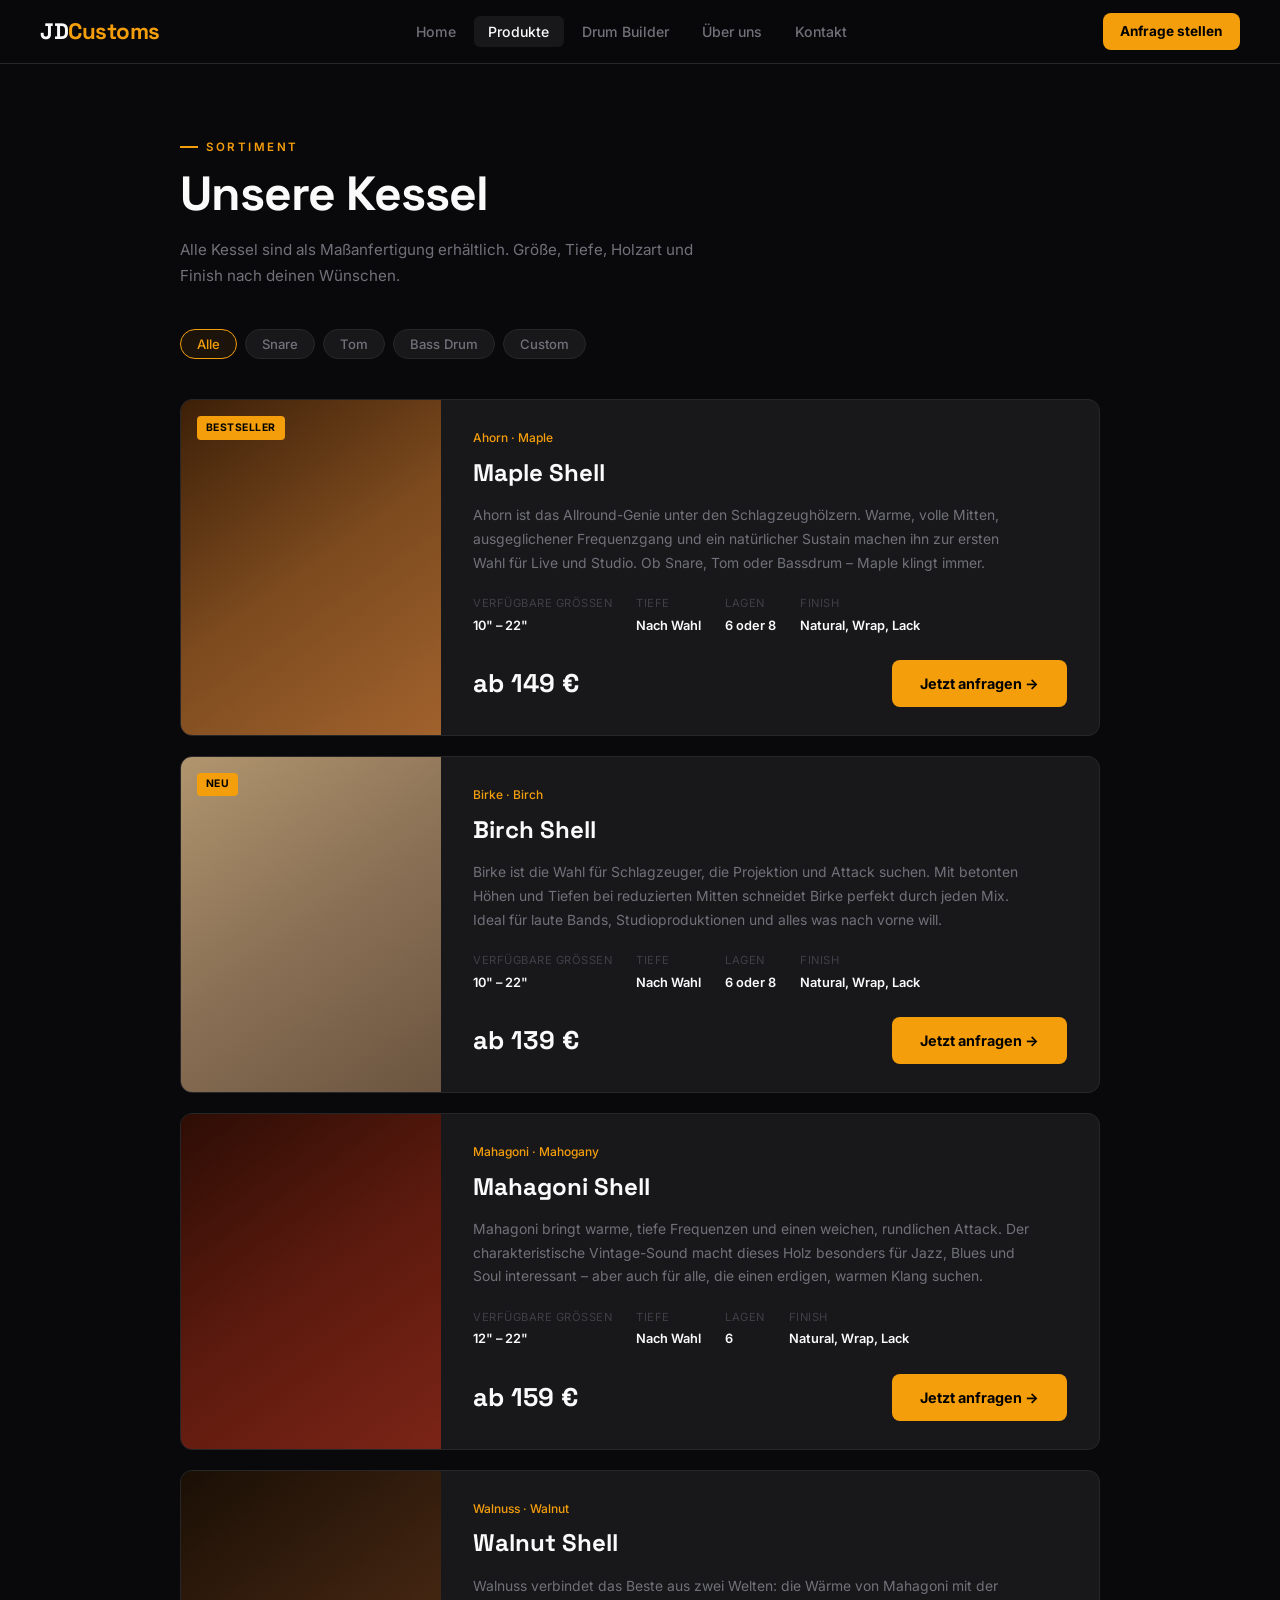
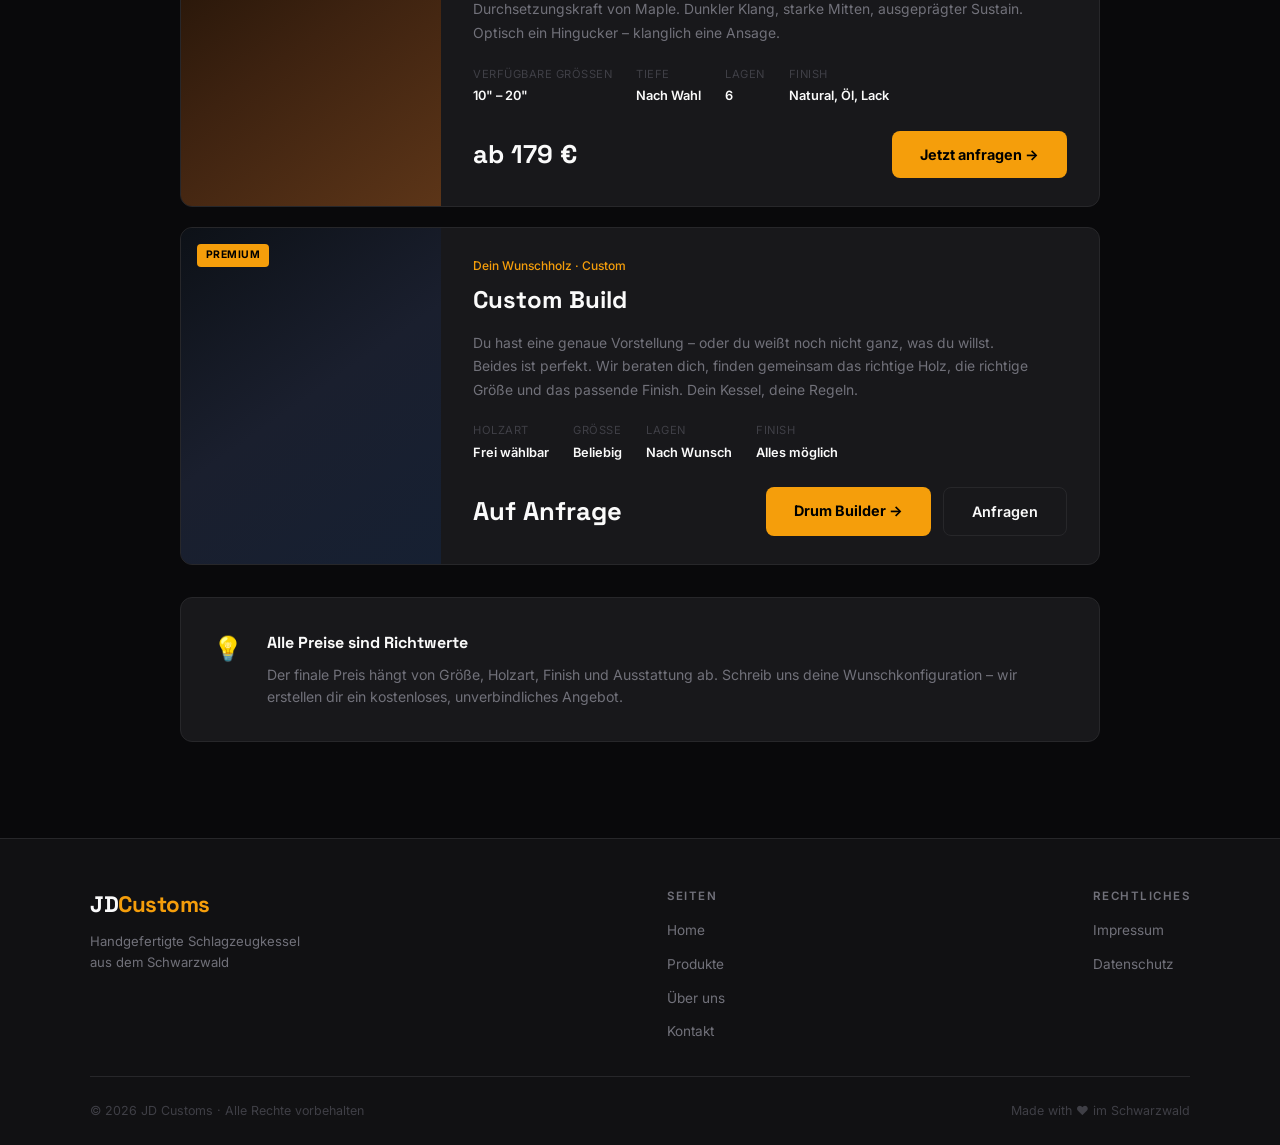
<file: produkte.html>
<!DOCTYPE html>
<html lang="de">
<head>
  <meta charset="UTF-8" />
  <meta name="viewport" content="width=device-width, initial-scale=1.0" />
  <title>Produkte – JD Customs</title>
  <link rel="stylesheet" href="style.css" />
  <link href="https://fonts.googleapis.com/css2?family=Space+Grotesk:wght@400;500;600;700;800&family=Inter:wght@400;500;600&display=swap" rel="stylesheet" />
</head>
<body>

  <!-- NAVBAR -->
  <header>
    <nav class="navbar">
      <a href="index.html" class="logo">JD<span>Customs</span></a>
      <ul class="nav-links">
        <li><a href="index.html">Home</a></li>
        <li><a href="produkte.html" class="active">Produkte</a></li>
        <li><a href="builder.html">Drum Builder</a></li>
        <li><a href="ueber-uns.html">Über uns</a></li>
        <li><a href="index.html#kontakt">Kontakt</a></li>
      </ul>
      <a href="index.html#kontakt" class="btn-primary nav-cta">Anfrage stellen</a>
    </nav>
  </header>

  <!-- PAGE -->
  <main class="produkte-page">

    <div class="section-label">Sortiment</div>
    <h1 class="section-title">Unsere Kessel</h1>
    <p class="section-sub">Alle Kessel sind als Maßanfertigung erhältlich. Größe, Tiefe, Holzart und Finish nach deinen Wünschen.</p>

    <!-- FILTER -->
    <div class="filter-bar">
      <button class="filter-btn active" onclick="filterAll(this)">Alle</button>
      <button class="filter-btn" onclick="filterAll(this)">Snare</button>
      <button class="filter-btn" onclick="filterAll(this)">Tom</button>
      <button class="filter-btn" onclick="filterAll(this)">Bass Drum</button>
      <button class="filter-btn" onclick="filterAll(this)">Custom</button>
    </div>

    <!-- MAPLE -->
    <div class="produkt-card-lg">
      <div class="produkt-visual maple">
        <span class="produkt-badge">Bestseller</span>
      </div>
      <div class="produkt-detail">
        <div>
          <p class="produkt-holz">Ahorn · Maple</p>
          <h3>Maple Shell</h3>
          <p class="produkt-desc">
            Ahorn ist das Allround-Genie unter den Schlagzeughölzern. Warme, volle Mitten, ausgeglichener Frequenzgang und ein natürlicher Sustain machen ihn zur ersten Wahl für Live und Studio. Ob Snare, Tom oder Bassdrum – Maple klingt immer.
          </p>
          <div class="produkt-specs">
            <div class="spec">
              <span class="spec-label">Verfügbare Größen</span>
              <span class="spec-val">10" – 22"</span>
            </div>
            <div class="spec">
              <span class="spec-label">Tiefe</span>
              <span class="spec-val">Nach Wahl</span>
            </div>
            <div class="spec">
              <span class="spec-label">Lagen</span>
              <span class="spec-val">6 oder 8</span>
            </div>
            <div class="spec">
              <span class="spec-label">Finish</span>
              <span class="spec-val">Natural, Wrap, Lack</span>
            </div>
          </div>
        </div>
        <div class="produkt-action">
          <span class="preis-lg">ab 149 €</span>
          <a href="index.html#kontakt" class="btn-primary">Jetzt anfragen →</a>
        </div>
      </div>
    </div>

    <!-- BIRCH -->
    <div class="produkt-card-lg">
      <div class="produkt-visual birch">
        <span class="produkt-badge">Neu</span>
      </div>
      <div class="produkt-detail">
        <div>
          <p class="produkt-holz">Birke · Birch</p>
          <h3>Birch Shell</h3>
          <p class="produkt-desc">
            Birke ist die Wahl für Schlagzeuger, die Projektion und Attack suchen. Mit betonten Höhen und Tiefen bei reduzierten Mitten schneidet Birke perfekt durch jeden Mix. Ideal für laute Bands, Studioproduktionen und alles was nach vorne will.
          </p>
          <div class="produkt-specs">
            <div class="spec">
              <span class="spec-label">Verfügbare Größen</span>
              <span class="spec-val">10" – 22"</span>
            </div>
            <div class="spec">
              <span class="spec-label">Tiefe</span>
              <span class="spec-val">Nach Wahl</span>
            </div>
            <div class="spec">
              <span class="spec-label">Lagen</span>
              <span class="spec-val">6 oder 8</span>
            </div>
            <div class="spec">
              <span class="spec-label">Finish</span>
              <span class="spec-val">Natural, Wrap, Lack</span>
            </div>
          </div>
        </div>
        <div class="produkt-action">
          <span class="preis-lg">ab 139 €</span>
          <a href="index.html#kontakt" class="btn-primary">Jetzt anfragen →</a>
        </div>
      </div>
    </div>

    <!-- MAHAGONI -->
    <div class="produkt-card-lg">
      <div class="produkt-visual mahagoni"></div>
      <div class="produkt-detail">
        <div>
          <p class="produkt-holz">Mahagoni · Mahogany</p>
          <h3>Mahagoni Shell</h3>
          <p class="produkt-desc">
            Mahagoni bringt warme, tiefe Frequenzen und einen weichen, rundlichen Attack. Der charakteristische Vintage-Sound macht dieses Holz besonders für Jazz, Blues und Soul interessant – aber auch für alle, die einen erdigen, warmen Klang suchen.
          </p>
          <div class="produkt-specs">
            <div class="spec">
              <span class="spec-label">Verfügbare Größen</span>
              <span class="spec-val">12" – 22"</span>
            </div>
            <div class="spec">
              <span class="spec-label">Tiefe</span>
              <span class="spec-val">Nach Wahl</span>
            </div>
            <div class="spec">
              <span class="spec-label">Lagen</span>
              <span class="spec-val">6</span>
            </div>
            <div class="spec">
              <span class="spec-label">Finish</span>
              <span class="spec-val">Natural, Wrap, Lack</span>
            </div>
          </div>
        </div>
        <div class="produkt-action">
          <span class="preis-lg">ab 159 €</span>
          <a href="index.html#kontakt" class="btn-primary">Jetzt anfragen →</a>
        </div>
      </div>
    </div>

    <!-- WALNUT -->
    <div class="produkt-card-lg">
      <div class="produkt-visual walnut"></div>
      <div class="produkt-detail">
        <div>
          <p class="produkt-holz">Walnuss · Walnut</p>
          <h3>Walnut Shell</h3>
          <p class="produkt-desc">
            Walnuss verbindet das Beste aus zwei Welten: die Wärme von Mahagoni mit der Durchsetzungskraft von Maple. Dunkler Klang, starke Mitten, ausgeprägter Sustain. Optisch ein Hingucker – klanglich eine Ansage.
          </p>
          <div class="produkt-specs">
            <div class="spec">
              <span class="spec-label">Verfügbare Größen</span>
              <span class="spec-val">10" – 20"</span>
            </div>
            <div class="spec">
              <span class="spec-label">Tiefe</span>
              <span class="spec-val">Nach Wahl</span>
            </div>
            <div class="spec">
              <span class="spec-label">Lagen</span>
              <span class="spec-val">6</span>
            </div>
            <div class="spec">
              <span class="spec-label">Finish</span>
              <span class="spec-val">Natural, Öl, Lack</span>
            </div>
          </div>
        </div>
        <div class="produkt-action">
          <span class="preis-lg">ab 179 €</span>
          <a href="index.html#kontakt" class="btn-primary">Jetzt anfragen →</a>
        </div>
      </div>
    </div>

    <!-- CUSTOM -->
    <div class="produkt-card-lg">
      <div class="produkt-visual custom">
        <span class="produkt-badge">Premium</span>
      </div>
      <div class="produkt-detail">
        <div>
          <p class="produkt-holz">Dein Wunschholz · Custom</p>
          <h3>Custom Build</h3>
          <p class="produkt-desc">
            Du hast eine genaue Vorstellung – oder du weißt noch nicht ganz, was du willst. Beides ist perfekt. Wir beraten dich, finden gemeinsam das richtige Holz, die richtige Größe und das passende Finish. Dein Kessel, deine Regeln.
          </p>
          <div class="produkt-specs">
            <div class="spec">
              <span class="spec-label">Holzart</span>
              <span class="spec-val">Frei wählbar</span>
            </div>
            <div class="spec">
              <span class="spec-label">Größe</span>
              <span class="spec-val">Beliebig</span>
            </div>
            <div class="spec">
              <span class="spec-label">Lagen</span>
              <span class="spec-val">Nach Wunsch</span>
            </div>
            <div class="spec">
              <span class="spec-label">Finish</span>
              <span class="spec-val">Alles möglich</span>
            </div>
          </div>
        </div>
        <div class="produkt-action">
          <span class="preis-lg">Auf Anfrage</span>
          <div style="display:flex;gap:0.75rem;flex-wrap:wrap;">
            <a href="builder.html" class="btn-primary">Drum Builder →</a>
            <a href="index.html#kontakt" class="btn-outline">Anfragen</a>
          </div>
        </div>
      </div>
    </div>

    <!-- HINWEIS -->
    <div style="background: var(--card); border: 1px solid var(--border); border-radius: var(--radius); padding: 2rem; margin-top: 2rem; display:flex; gap:1.5rem; align-items:flex-start;">
      <div style="font-size:1.5rem; flex-shrink:0;">💡</div>
      <div>
        <h4 style="font-family: var(--font-h); font-weight:700; margin-bottom:0.5rem;">Alle Preise sind Richtwerte</h4>
        <p style="font-size:0.88rem; color: var(--muted);">
          Der finale Preis hängt von Größe, Holzart, Finish und Ausstattung ab. Schreib uns deine Wunschkonfiguration – wir erstellen dir ein kostenloses, unverbindliches Angebot.
        </p>
      </div>
    </div>

  </main>

  <!-- FOOTER -->
  <footer>
    <div class="footer-inner">
      <div class="footer-brand">
        <a href="index.html" class="logo">JD<span>Customs</span></a>
        <p>Handgefertigte Schlagzeugkessel<br />aus dem Schwarzwald</p>
      </div>
      <div class="footer-nav">
        <h4>Seiten</h4>
        <ul>
          <li><a href="index.html">Home</a></li>
          <li><a href="produkte.html">Produkte</a></li>
          <li><a href="ueber-uns.html">Über uns</a></li>
          <li><a href="index.html#kontakt">Kontakt</a></li>
        </ul>
      </div>
      <div class="footer-nav">
        <h4>Rechtliches</h4>
        <ul>
          <li><a href="#">Impressum</a></li>
          <li><a href="#">Datenschutz</a></li>
        </ul>
      </div>
    </div>
    <div class="footer-bottom">
      <span>© 2026 JD Customs · Alle Rechte vorbehalten</span>
      <span>Made with ♥ im Schwarzwald</span>
    </div>
  </footer>

  <script>
    function filterAll(btn) {
      document.querySelectorAll('.filter-btn').forEach(b => b.classList.remove('active'));
      btn.classList.add('active');
    }
  </script>

</body>
</html>
</file>
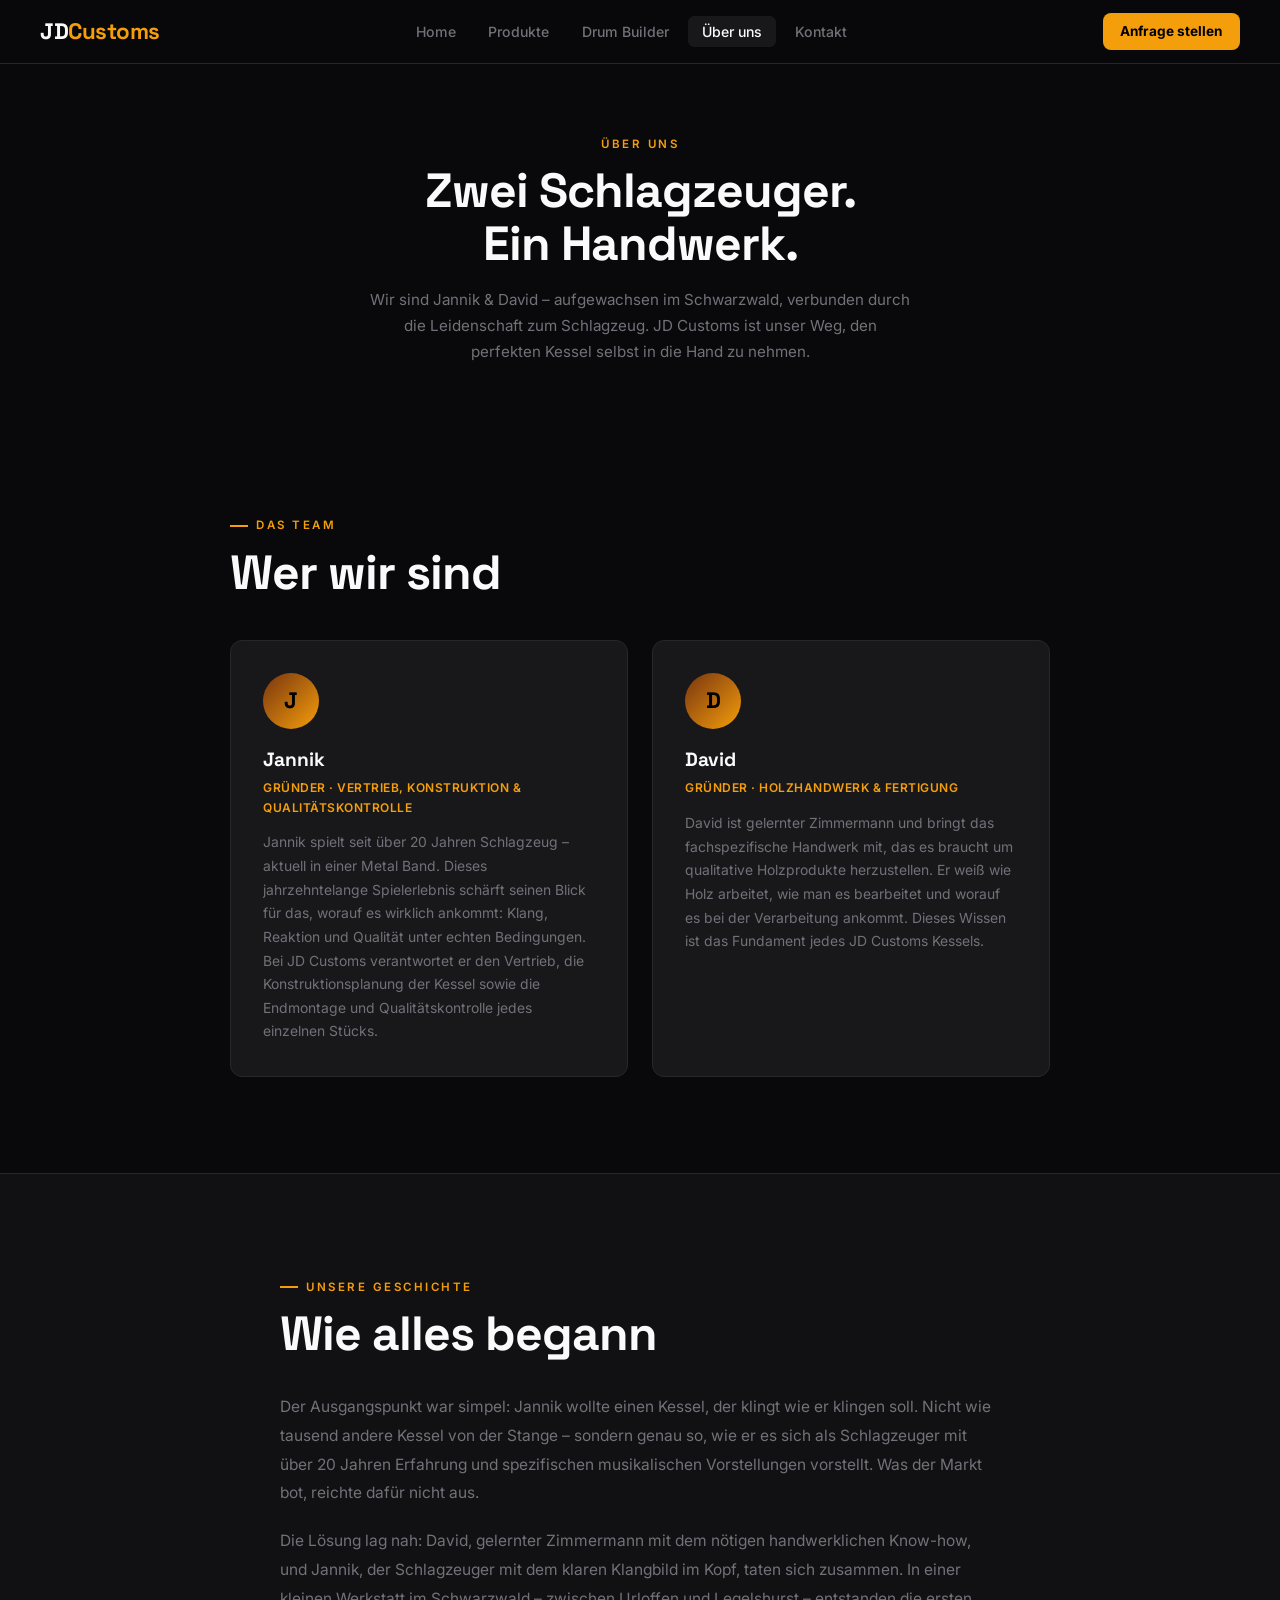
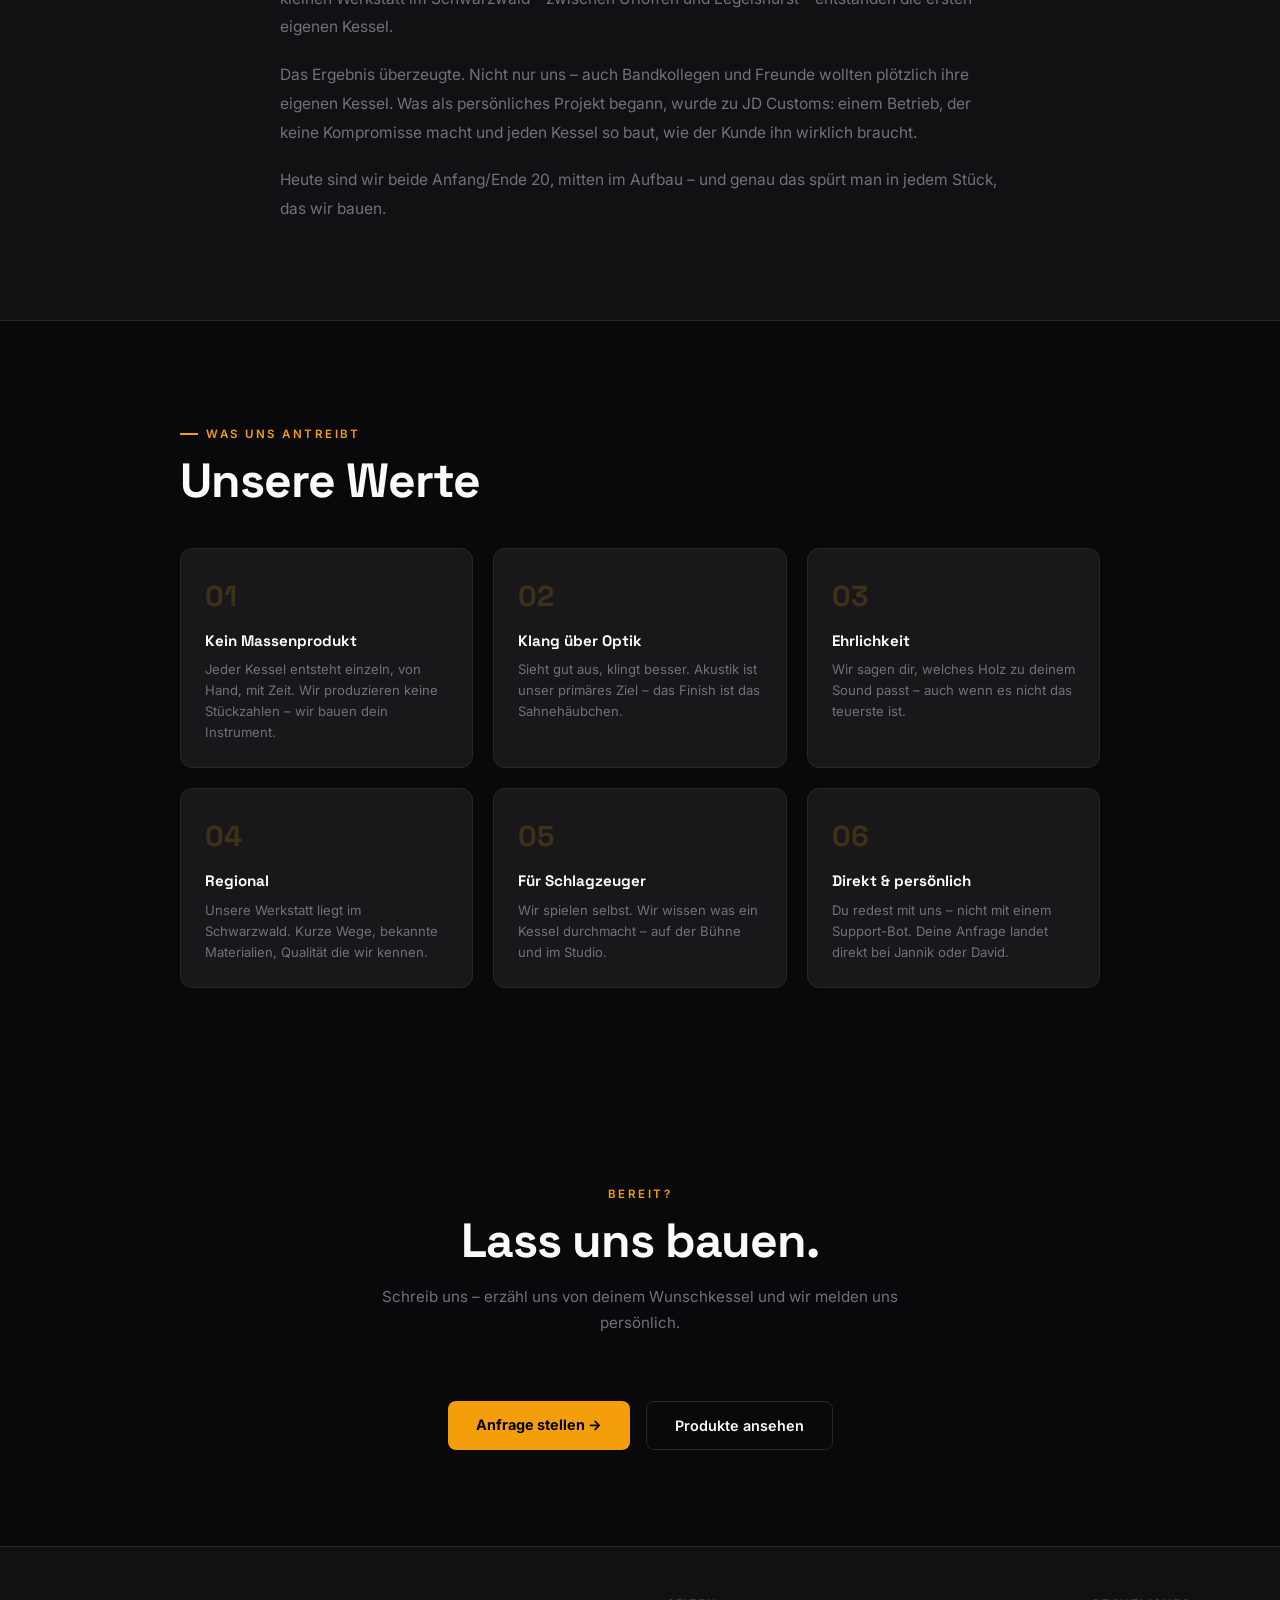
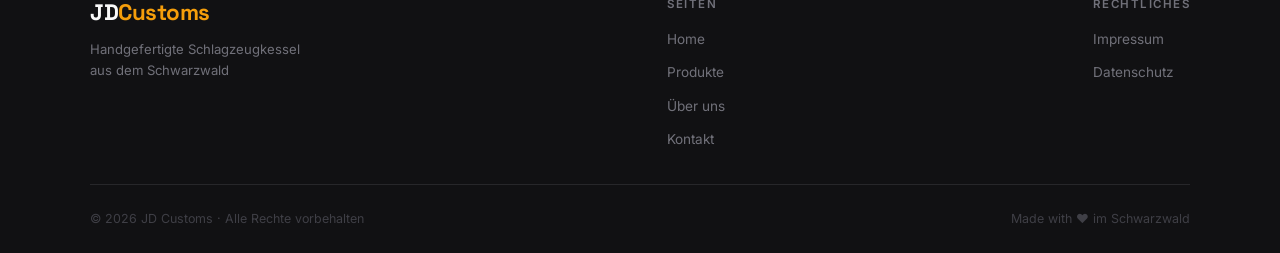
<file: ueber-uns.html>
<!DOCTYPE html>
<html lang="de">
<head>
  <meta charset="UTF-8" />
  <meta name="viewport" content="width=device-width, initial-scale=1.0" />
  <title>Über uns – JD Customs</title>
  <link rel="stylesheet" href="style.css" />
  <link href="https://fonts.googleapis.com/css2?family=Space+Grotesk:wght@400;500;600;700;800&family=Inter:wght@400;500;600&display=swap" rel="stylesheet" />
</head>
<body>

  <!-- NAVBAR -->
  <header>
    <nav class="navbar">
      <a href="index.html" class="logo">JD<span>Customs</span></a>
      <ul class="nav-links">
        <li><a href="index.html">Home</a></li>
        <li><a href="produkte.html">Produkte</a></li>
        <li><a href="builder.html">Drum Builder</a></li>
        <li><a href="ueber-uns.html" class="active">Über uns</a></li>
        <li><a href="index.html#kontakt">Kontakt</a></li>
      </ul>
      <a href="index.html#kontakt" class="btn-primary nav-cta">Anfrage stellen</a>
    </nav>
  </header>

  <!-- PAGE HERO -->
  <section class="page-hero">
    <div class="section-label">Über uns</div>
    <h1 class="section-title">Zwei Schlagzeuger.<br />Ein Handwerk.</h1>
    <p class="section-sub" style="margin: 1rem auto 0; text-align:center;">
      Wir sind Jannik & David – aufgewachsen im Schwarzwald, verbunden durch die Leidenschaft zum Schlagzeug. JD Customs ist unser Weg, den perfekten Kessel selbst in die Hand zu nehmen.
    </p>
  </section>

  <!-- TEAM -->
  <section class="team-section">
    <div class="section-label">Das Team</div>
    <h2 class="section-title">Wer wir sind</h2>
    <div class="team-grid">

      <div class="team-card">
        <div class="team-avatar">J</div>
        <h3>Jannik</h3>
        <div class="team-role">Gründer · Vertrieb, Konstruktion & Qualitätskontrolle</div>
        <p>
          Jannik spielt seit über 20 Jahren Schlagzeug – aktuell in einer Metal Band. Dieses jahrzehntelange Spielerlebnis schärft seinen Blick für das, worauf es wirklich ankommt: Klang, Reaktion und Qualität unter echten Bedingungen. Bei JD Customs verantwortet er den Vertrieb, die Konstruktionsplanung der Kessel sowie die Endmontage und Qualitätskontrolle jedes einzelnen Stücks.
        </p>
      </div>

      <div class="team-card">
        <div class="team-avatar">D</div>
        <h3>David</h3>
        <div class="team-role">Gründer · Holzhandwerk & Fertigung</div>
        <p>
          David ist gelernter Zimmermann und bringt das fachspezifische Handwerk mit, das es braucht um qualitative Holzprodukte herzustellen. Er weiß wie Holz arbeitet, wie man es bearbeitet und worauf es bei der Verarbeitung ankommt. Dieses Wissen ist das Fundament jedes JD Customs Kessels.
        </p>
      </div>

    </div>
  </section>

  <!-- STORY -->
  <section class="story-section">
    <div class="story-inner">
      <div class="section-label">Unsere Geschichte</div>
      <h2 class="section-title">Wie alles begann</h2>
      <div class="story-text">
        <p>
          Der Ausgangspunkt war simpel: Jannik wollte einen Kessel, der klingt wie er klingen soll. Nicht wie tausend andere Kessel von der Stange – sondern genau so, wie er es sich als Schlagzeuger mit über 20 Jahren Erfahrung und spezifischen musikalischen Vorstellungen vorstellt. Was der Markt bot, reichte dafür nicht aus.
        </p>
        <p>
          Die Lösung lag nah: David, gelernter Zimmermann mit dem nötigen handwerklichen Know-how, und Jannik, der Schlagzeuger mit dem klaren Klangbild im Kopf, taten sich zusammen. In einer kleinen Werkstatt im Schwarzwald – zwischen Urloffen und Legelshurst – entstanden die ersten eigenen Kessel.
        </p>
        <p>
          Das Ergebnis überzeugte. Nicht nur uns – auch Bandkollegen und Freunde wollten plötzlich ihre eigenen Kessel. Was als persönliches Projekt begann, wurde zu JD Customs: einem Betrieb, der keine Kompromisse macht und jeden Kessel so baut, wie der Kunde ihn wirklich braucht.
        </p>
        <p>
          Heute sind wir beide Anfang/Ende 20, mitten im Aufbau – und genau das spürt man in jedem Stück, das wir bauen.
        </p>
      </div>
    </div>
  </section>

  <!-- WERTE -->
  <section class="values-section">
    <div class="section-label">Was uns antreibt</div>
    <h2 class="section-title">Unsere Werte</h2>
    <div class="values-grid">

      <div class="value-card">
        <div class="value-num">01</div>
        <h4>Kein Massenprodukt</h4>
        <p>Jeder Kessel entsteht einzeln, von Hand, mit Zeit. Wir produzieren keine Stückzahlen – wir bauen dein Instrument.</p>
      </div>

      <div class="value-card">
        <div class="value-num">02</div>
        <h4>Klang über Optik</h4>
        <p>Sieht gut aus, klingt besser. Akustik ist unser primäres Ziel – das Finish ist das Sahnehäubchen.</p>
      </div>

      <div class="value-card">
        <div class="value-num">03</div>
        <h4>Ehrlichkeit</h4>
        <p>Wir sagen dir, welches Holz zu deinem Sound passt – auch wenn es nicht das teuerste ist.</p>
      </div>

      <div class="value-card">
        <div class="value-num">04</div>
        <h4>Regional</h4>
        <p>Unsere Werkstatt liegt im Schwarzwald. Kurze Wege, bekannte Materialien, Qualität die wir kennen.</p>
      </div>

      <div class="value-card">
        <div class="value-num">05</div>
        <h4>Für Schlagzeuger</h4>
        <p>Wir spielen selbst. Wir wissen was ein Kessel durchmacht – auf der Bühne und im Studio.</p>
      </div>

      <div class="value-card">
        <div class="value-num">06</div>
        <h4>Direkt & persönlich</h4>
        <p>Du redest mit uns – nicht mit einem Support-Bot. Deine Anfrage landet direkt bei Jannik oder David.</p>
      </div>

    </div>
  </section>

  <!-- CTA -->
  <section class="kontakt-section">
    <div class="section-label">Bereit?</div>
    <h2 class="section-title">Lass uns bauen.</h2>
    <p class="section-sub">Schreib uns – erzähl uns von deinem Wunschkessel und wir melden uns persönlich.</p>
    <br />
    <div style="display:flex; gap:1rem; justify-content:center; flex-wrap:wrap;">
      <a href="index.html#kontakt" class="btn-primary">Anfrage stellen →</a>
      <a href="produkte.html" class="btn-outline">Produkte ansehen</a>
    </div>
  </section>

  <!-- FOOTER -->
  <footer>
    <div class="footer-inner">
      <div class="footer-brand">
        <a href="index.html" class="logo">JD<span>Customs</span></a>
        <p>Handgefertigte Schlagzeugkessel<br />aus dem Schwarzwald</p>
      </div>
      <div class="footer-nav">
        <h4>Seiten</h4>
        <ul>
          <li><a href="index.html">Home</a></li>
          <li><a href="produkte.html">Produkte</a></li>
          <li><a href="ueber-uns.html">Über uns</a></li>
          <li><a href="index.html#kontakt">Kontakt</a></li>
        </ul>
      </div>
      <div class="footer-nav">
        <h4>Rechtliches</h4>
        <ul>
          <li><a href="#">Impressum</a></li>
          <li><a href="#">Datenschutz</a></li>
        </ul>
      </div>
    </div>
    <div class="footer-bottom">
      <span>© 2026 JD Customs · Alle Rechte vorbehalten</span>
      <span>Made with ♥ im Schwarzwald</span>
    </div>
  </footer>

</body>
</html>
</file>
<file: style.css>
/* ===========================
   JD Customs – Bolt Design
   =========================== */

*, *::before, *::after { box-sizing: border-box; margin: 0; padding: 0; }

:root {
  --bg:      #09090b;
  --surface: #111113;
  --card:    #18181b;
  --border:  #27272a;
  --gold:    #f59e0b;
  --white:   #fafafa;
  --muted:   #71717a;
  --subtle:  #3f3f46;
  --font-h:  'Space Grotesk', sans-serif;
  --font-b:  'Inter', sans-serif;
  --radius:  12px;
}

html { scroll-behavior: smooth; }

body {
  background: var(--bg);
  color: var(--white);
  font-family: var(--font-b);
  line-height: 1.6;
  -webkit-font-smoothing: antialiased;
}

/* ── UTILS ── */
.section-label {
  display: inline-flex;
  align-items: center;
  gap: 0.5rem;
  font-size: 0.72rem;
  font-weight: 600;
  letter-spacing: 2.5px;
  text-transform: uppercase;
  color: var(--gold);
  margin-bottom: 0.75rem;
}
.section-label::before {
  content: '';
  display: inline-block;
  width: 18px;
  height: 2px;
  background: var(--gold);
  flex-shrink: 0;
}

.section-title {
  font-family: var(--font-h);
  font-size: clamp(1.8rem, 4vw, 3rem);
  font-weight: 800;
  letter-spacing: -1px;
  line-height: 1.1;
  margin-bottom: 1rem;
}

.section-sub {
  color: var(--muted);
  font-size: 0.95rem;
  max-width: 540px;
  line-height: 1.7;
}

.btn-primary {
  display: inline-block;
  background: var(--gold);
  color: #000;
  padding: 0.75rem 1.75rem;
  border-radius: 8px;
  font-weight: 700;
  font-size: 0.9rem;
  text-decoration: none;
  border: none;
  cursor: pointer;
  font-family: var(--font-b);
  transition: opacity 0.15s;
}
.btn-primary:hover { opacity: 0.88; }

.btn-outline {
  display: inline-block;
  background: transparent;
  color: var(--white);
  padding: 0.75rem 1.75rem;
  border-radius: 8px;
  font-weight: 600;
  font-size: 0.9rem;
  text-decoration: none;
  border: 1px solid var(--border);
  font-family: var(--font-b);
  transition: border-color 0.15s, color 0.15s;
}
.btn-outline:hover { border-color: var(--gold); color: var(--gold); }

/* ── NAVBAR ── */
.navbar {
  position: fixed;
  top: 0; left: 0; right: 0;
  z-index: 100;
  display: flex;
  align-items: center;
  justify-content: space-between;
  padding: 0 2.5rem;
  height: 64px;
  background: rgba(9,9,11,0.9);
  border-bottom: 1px solid var(--border);
  backdrop-filter: blur(12px);
}

.logo {
  font-family: var(--font-h);
  font-size: 1.4rem;
  font-weight: 800;
  color: var(--white);
  text-decoration: none;
  letter-spacing: -0.5px;
}
.logo span { color: var(--gold); }

.nav-links {
  display: flex;
  gap: 0.25rem;
  list-style: none;
}
.nav-links a {
  color: var(--muted);
  text-decoration: none;
  font-size: 0.88rem;
  font-weight: 500;
  padding: 0.45rem 0.9rem;
  border-radius: 6px;
  transition: color 0.15s, background 0.15s;
}
.nav-links a:hover,
.nav-links a.active { color: var(--white); background: var(--card); }

.nav-cta {
  padding: 0.5rem 1.1rem !important;
  font-size: 0.85rem !important;
}

/* ── HERO ── */
.hero {
  min-height: 100vh;
  display: flex;
  flex-direction: column;
  align-items: center;
  justify-content: center;
  padding: 120px 2.5rem 80px;
  text-align: center;
  max-width: 860px;
  margin: 0 auto;
}

.hero-tag {
  display: inline-flex;
  align-items: center;
  gap: 0.5rem;
  background: rgba(245,158,11,0.1);
  border: 1px solid rgba(245,158,11,0.25);
  color: var(--gold);
  font-size: 0.75rem;
  font-weight: 600;
  letter-spacing: 1.5px;
  text-transform: uppercase;
  padding: 0.4rem 1rem;
  border-radius: 999px;
  margin-bottom: 2rem;
}

.hero h1 {
  font-family: var(--font-h);
  font-size: clamp(3rem, 7vw, 5.5rem);
  font-weight: 800;
  letter-spacing: -2px;
  line-height: 1.0;
  margin-bottom: 1.5rem;
}
.hero h1 em { font-style: normal; color: var(--gold); }

.hero p {
  font-size: 1.1rem;
  color: var(--muted);
  max-width: 560px;
  margin: 0 auto 2.5rem;
}

.hero-btns {
  display: flex;
  gap: 1rem;
  justify-content: center;
  flex-wrap: wrap;
  margin-bottom: 4rem;
}

.hero-stats {
  display: flex;
  justify-content: center;
  gap: 2rem;
  flex-wrap: wrap;
  padding-top: 3rem;
  border-top: 1px solid var(--border);
}

.hero-stat .num {
  font-family: var(--font-h);
  font-size: 2rem;
  font-weight: 800;
  color: var(--gold);
  letter-spacing: -1px;
  display: block;
}
.hero-stat .lbl {
  font-size: 0.8rem;
  color: var(--muted);
}

/* ── FEATURES ── */
.features-strip {
  border-top: 1px solid var(--border);
  border-bottom: 1px solid var(--border);
  background: var(--surface);
  padding: 3.5rem 2.5rem;
}

.features-inner {
  max-width: 1100px;
  margin: 0 auto;
  display: flex;
  gap: 3rem;
  flex-wrap: wrap;
  justify-content: center;
}

.feat {
  display: flex;
  align-items: flex-start;
  gap: 1rem;
  flex: 1;
  min-width: 220px;
  max-width: 320px;
}
.feat-icon {
  width: 44px;
  height: 44px;
  flex-shrink: 0;
  background: rgba(245,158,11,0.1);
  border: 1px solid rgba(245,158,11,0.2);
  border-radius: 10px;
  display: flex;
  align-items: center;
  justify-content: center;
  font-size: 1.1rem;
}
.feat h3 { font-family: var(--font-h); font-size: 1rem; font-weight: 700; margin-bottom: 0.25rem; }
.feat p  { font-size: 0.82rem; color: var(--muted); }

/* ── PRODUKT TEASER (Home) ── */
.teaser {
  padding: 6rem 2.5rem;
  max-width: 1100px;
  margin: 0 auto;
}

.teaser-header {
  display: flex;
  justify-content: space-between;
  align-items: flex-end;
  margin-bottom: 2.5rem;
  flex-wrap: wrap;
  gap: 1rem;
}

.produkte-grid {
  display: grid;
  grid-template-columns: repeat(4, 1fr);
  gap: 1.25rem;
}

@media (max-width: 1024px) { .produkte-grid { grid-template-columns: repeat(2, 1fr); } }
@media (max-width: 560px)  { .produkte-grid { grid-template-columns: 1fr; } }

.produkt-card {
  background: var(--card);
  border: 1px solid var(--border);
  border-radius: var(--radius);
  overflow: hidden;
  display: flex;
  flex-direction: column;
  transition: border-color 0.2s, transform 0.2s;
}
.produkt-card:hover { border-color: var(--gold); transform: translateY(-3px); }

.produkt-visual {
  height: 150px;
  position: relative;
  display: flex;
  align-items: flex-start;
  padding: 0.75rem;
}
.maple    { background: linear-gradient(145deg, #3d2008, #7c4a1e, #a0622d); }
.birch    { background: linear-gradient(145deg, #b0956e, #8a7055, #6b5540); }
.mahagoni { background: linear-gradient(145deg, #2d0d05, #5c1a0e, #7a2416); }
.custom   { background: linear-gradient(145deg, #0d1117, #1a1f2e, #162032); }
.walnut   { background: linear-gradient(145deg, #1a0f05, #3d2210, #5c3518); }
.oak      { background: linear-gradient(145deg, #3d2c10, #6b4f20, #8a6530); }

.produkt-badge {
  background: var(--gold);
  color: #000;
  font-size: 0.65rem;
  font-weight: 700;
  padding: 0.2rem 0.55rem;
  border-radius: 4px;
  letter-spacing: 0.5px;
  text-transform: uppercase;
  align-self: flex-start;
}

.produkt-body {
  padding: 1.1rem;
  flex: 1;
  display: flex;
  flex-direction: column;
}
.produkt-body h3 {
  font-family: var(--font-h);
  font-size: 1.1rem;
  font-weight: 700;
  margin-bottom: 0.2rem;
}
.produkt-holz      { font-size: 0.75rem; color: var(--gold); font-weight: 500; margin-bottom: 0.4rem; }
.produkt-info-text { font-size: 0.8rem; color: var(--muted); flex: 1; margin-bottom: 0.75rem; }

.produkt-footer {
  display: flex;
  align-items: center;
  justify-content: space-between;
  padding-top: 0.75rem;
  border-top: 1px solid var(--border);
}
.produkt-preis { font-size: 1rem; font-weight: 700; }

.btn-klein {
  background: transparent;
  border: 1px solid var(--border);
  color: var(--white);
  padding: 0.35rem 0.8rem;
  border-radius: 6px;
  font-size: 0.78rem;
  font-weight: 600;
  text-decoration: none;
  transition: border-color 0.15s, color 0.15s;
  font-family: var(--font-b);
}
.btn-klein:hover { border-color: var(--gold); color: var(--gold); }

/* ── ÜBER UNS TEASER (Home) ── */
.ueber-teaser {
  background: var(--surface);
  border-top: 1px solid var(--border);
  border-bottom: 1px solid var(--border);
  padding: 6rem 2.5rem;
}
.ueber-teaser-inner {
  max-width: 900px;
  margin: 0 auto;
  text-align: center;
}
.ueber-teaser-inner .section-label,
.ueber-teaser-inner .section-title { display: block; text-align: center; }
.ueber-teaser-inner .section-label::before { display: none; }
.ueber-teaser-inner .section-sub { margin: 0 auto 2rem; text-align: center; }

.region-pill {
  display: inline-flex;
  align-items: center;
  gap: 0.5rem;
  background: var(--card);
  border: 1px solid var(--border);
  padding: 0.45rem 1rem;
  border-radius: 999px;
  font-size: 0.82rem;
  color: var(--muted);
  margin-bottom: 1.25rem;
}

/* ── KONTAKT ── */
.kontakt-section {
  padding: 6rem 2.5rem;
  max-width: 680px;
  margin: 0 auto;
  text-align: center;
}
.kontakt-section .section-sub { margin: 0 auto 2.5rem; }
.kontakt-section .section-label::before { display: none; }
.kontakt-section .section-label { justify-content: center; width: 100%; }

.kontakt-form {
  background: var(--card);
  border: 1px solid var(--border);
  border-radius: var(--radius);
  padding: 2rem;
  text-align: left;
  display: flex;
  flex-direction: column;
  gap: 0.9rem;
  margin-bottom: 1.25rem;
}
.form-row { display: grid; grid-template-columns: 1fr 1fr; gap: 0.9rem; }
@media (max-width: 560px) { .form-row { grid-template-columns: 1fr; } }

.kontakt-form input,
.kontakt-form textarea {
  width: 100%;
  background: var(--bg);
  border: 1px solid var(--border);
  border-radius: 8px;
  padding: 0.8rem 1rem;
  color: var(--white);
  font-family: var(--font-b);
  font-size: 0.9rem;
  transition: border-color 0.15s;
}
.kontakt-form input:focus,
.kontakt-form textarea:focus { outline: none; border-color: var(--gold); }
.kontakt-form input::placeholder,
.kontakt-form textarea::placeholder { color: var(--subtle); }
.kontakt-form button { width: 100%; justify-content: center; }

.kontakt-alt { font-size: 0.85rem; color: var(--muted); }
.kontakt-alt a { color: var(--gold); text-decoration: none; }

/* ── FOOTER ── */
footer {
  background: var(--surface);
  border-top: 1px solid var(--border);
  padding: 3rem 2.5rem 1.5rem;
}
.footer-inner {
  max-width: 1100px;
  margin: 0 auto 2rem;
  display: flex;
  justify-content: space-between;
  flex-wrap: wrap;
  gap: 2rem;
}
.footer-brand p { font-size: 0.82rem; color: var(--muted); margin-top: 0.5rem; }
.footer-nav h4 {
  font-size: 0.72rem;
  font-weight: 600;
  letter-spacing: 1.5px;
  text-transform: uppercase;
  color: var(--muted);
  margin-bottom: 0.75rem;
}
.footer-nav ul { list-style: none; display: flex; flex-direction: column; gap: 0.5rem; }
.footer-nav a { font-size: 0.85rem; color: var(--muted); text-decoration: none; transition: color 0.15s; }
.footer-nav a:hover { color: var(--white); }
.footer-bottom {
  max-width: 1100px;
  margin: 0 auto;
  padding-top: 1.5rem;
  border-top: 1px solid var(--border);
  display: flex;
  justify-content: space-between;
  font-size: 0.78rem;
  color: var(--subtle);
  flex-wrap: wrap;
  gap: 0.5rem;
}

/* ── ÜBER UNS PAGE ── */
.page-hero {
  padding: 130px 2.5rem 5rem;
  max-width: 800px;
  margin: 0 auto;
  text-align: center;
}
.page-hero .section-label { justify-content: center; width: 100%; }
.page-hero .section-label::before { display: none; }
.page-hero .section-sub { margin: 0 auto; text-align: center; }

.team-section {
  padding: 4rem 2.5rem 6rem;
  max-width: 900px;
  margin: 0 auto;
}
.team-grid {
  display: grid;
  grid-template-columns: 1fr 1fr;
  gap: 1.5rem;
  margin-top: 2.5rem;
}
@media (max-width: 640px) { .team-grid { grid-template-columns: 1fr; } }

.team-card {
  background: var(--card);
  border: 1px solid var(--border);
  border-radius: var(--radius);
  padding: 2rem;
}
.team-avatar {
  width: 56px;
  height: 56px;
  border-radius: 50%;
  background: linear-gradient(135deg, #78350f, var(--gold));
  display: flex;
  align-items: center;
  justify-content: center;
  font-family: var(--font-h);
  font-size: 1.4rem;
  font-weight: 800;
  color: #000;
  margin-bottom: 1rem;
}
.team-card h3 {
  font-family: var(--font-h);
  font-size: 1.2rem;
  font-weight: 700;
  margin-bottom: 0.2rem;
}
.team-role {
  font-size: 0.75rem;
  color: var(--gold);
  font-weight: 600;
  margin-bottom: 0.9rem;
  letter-spacing: 0.5px;
  text-transform: uppercase;
}
.team-card p { font-size: 0.87rem; color: var(--muted); line-height: 1.7; }

.story-section {
  background: var(--surface);
  border-top: 1px solid var(--border);
  border-bottom: 1px solid var(--border);
  padding: 6rem 2.5rem;
}
.story-inner { max-width: 720px; margin: 0 auto; }
.story-text {
  color: var(--muted);
  font-size: 0.97rem;
  line-height: 1.85;
  margin-top: 2rem;
}
.story-text p + p { margin-top: 1.2rem; }

.values-section {
  padding: 6rem 2.5rem;
  max-width: 1000px;
  margin: 0 auto;
}
.values-grid {
  display: grid;
  grid-template-columns: repeat(3, 1fr);
  gap: 1.25rem;
  margin-top: 2.5rem;
}
@media (max-width: 760px) { .values-grid { grid-template-columns: 1fr 1fr; } }
@media (max-width: 480px) { .values-grid { grid-template-columns: 1fr; } }

.value-card {
  background: var(--card);
  border: 1px solid var(--border);
  border-radius: var(--radius);
  padding: 1.5rem;
}
.value-num {
  font-family: var(--font-h);
  font-size: 1.8rem;
  font-weight: 800;
  color: rgba(245,158,11,0.18);
  margin-bottom: 0.6rem;
}
.value-card h4 {
  font-family: var(--font-h);
  font-size: 0.95rem;
  font-weight: 700;
  margin-bottom: 0.4rem;
}
.value-card p { font-size: 0.82rem; color: var(--muted); }

/* ── PRODUKTE PAGE ── */
.produkte-page {
  padding: 130px 2.5rem 6rem;
  max-width: 1000px;
  margin: 0 auto;
}

.filter-bar {
  display: flex;
  gap: 0.5rem;
  flex-wrap: wrap;
  margin: 2.5rem 0;
}
.filter-btn {
  background: var(--card);
  border: 1px solid var(--border);
  color: var(--muted);
  padding: 0.4rem 1rem;
  border-radius: 999px;
  font-size: 0.82rem;
  font-weight: 500;
  cursor: pointer;
  transition: all 0.15s;
  font-family: var(--font-b);
}
.filter-btn:hover,
.filter-btn.active { border-color: var(--gold); color: var(--gold); background: rgba(245,158,11,0.08); }

/* Produkt Card Large – Horizontal */
.produkt-card-lg {
  background: var(--card);
  border: 1px solid var(--border);
  border-radius: var(--radius);
  overflow: hidden;
  margin-bottom: 1.25rem;
  display: flex;
  flex-direction: row;
  transition: border-color 0.2s;
  min-height: 200px;
}
.produkt-card-lg:hover { border-color: var(--gold); }

.produkt-card-lg .produkt-visual {
  width: 260px;
  flex-shrink: 0;
  height: auto;
  min-height: 200px;
  display: flex;
  align-items: flex-start;
  padding: 1rem;
}

.produkt-detail {
  padding: 1.75rem 2rem;
  flex: 1;
  display: flex;
  flex-direction: column;
  justify-content: space-between;
}
.produkt-detail h3 {
  font-family: var(--font-h);
  font-size: 1.5rem;
  font-weight: 700;
  margin-bottom: 0.25rem;
}
.produkt-desc {
  font-size: 0.87rem;
  color: var(--muted);
  margin: 0.75rem 0 1.25rem;
  line-height: 1.7;
  max-width: 560px;
}
.produkt-specs {
  display: flex;
  gap: 1.5rem;
  flex-wrap: wrap;
  margin-bottom: 1.5rem;
}
.spec { font-size: 0.8rem; }
.spec-label {
  display: block;
  color: var(--subtle);
  font-size: 0.7rem;
  text-transform: uppercase;
  letter-spacing: 0.5px;
  margin-bottom: 0.15rem;
}
.spec-val { color: var(--white); font-weight: 600; }

.produkt-action {
  display: flex;
  align-items: center;
  justify-content: space-between;
  flex-wrap: wrap;
  gap: 1rem;
}
.preis-lg {
  font-family: var(--font-h);
  font-size: 1.6rem;
  font-weight: 800;
}

@media (max-width: 700px) {
  .produkt-card-lg { flex-direction: column; }
  .produkt-card-lg .produkt-visual { width: 100%; height: 140px; min-height: 0; }
}

.hinweis-box {
  background: var(--card);
  border: 1px solid var(--border);
  border-radius: var(--radius);
  padding: 1.75rem;
  margin-top: 2rem;
  display: flex;
  gap: 1.25rem;
  align-items: flex-start;
}
.hinweis-box .icon { font-size: 1.3rem; flex-shrink: 0; margin-top: 0.1rem; }
.hinweis-box h4 { font-family: var(--font-h); font-weight: 700; margin-bottom: 0.4rem; }
.hinweis-box p { font-size: 0.85rem; color: var(--muted); }

/* ── MOBILE NAV ── */
@media (max-width: 640px) {
  .navbar { padding: 0 1rem; }
  .nav-links { display: none; }
  .hero { padding: 110px 1.25rem 60px; }
  .features-strip,
  .teaser,
  .ueber-teaser,
  .kontakt-section,
  .team-section,
  .story-section,
  .values-section,
  .produkte-page,
  footer { padding-left: 1.25rem; padding-right: 1.25rem; }
}
</file>
